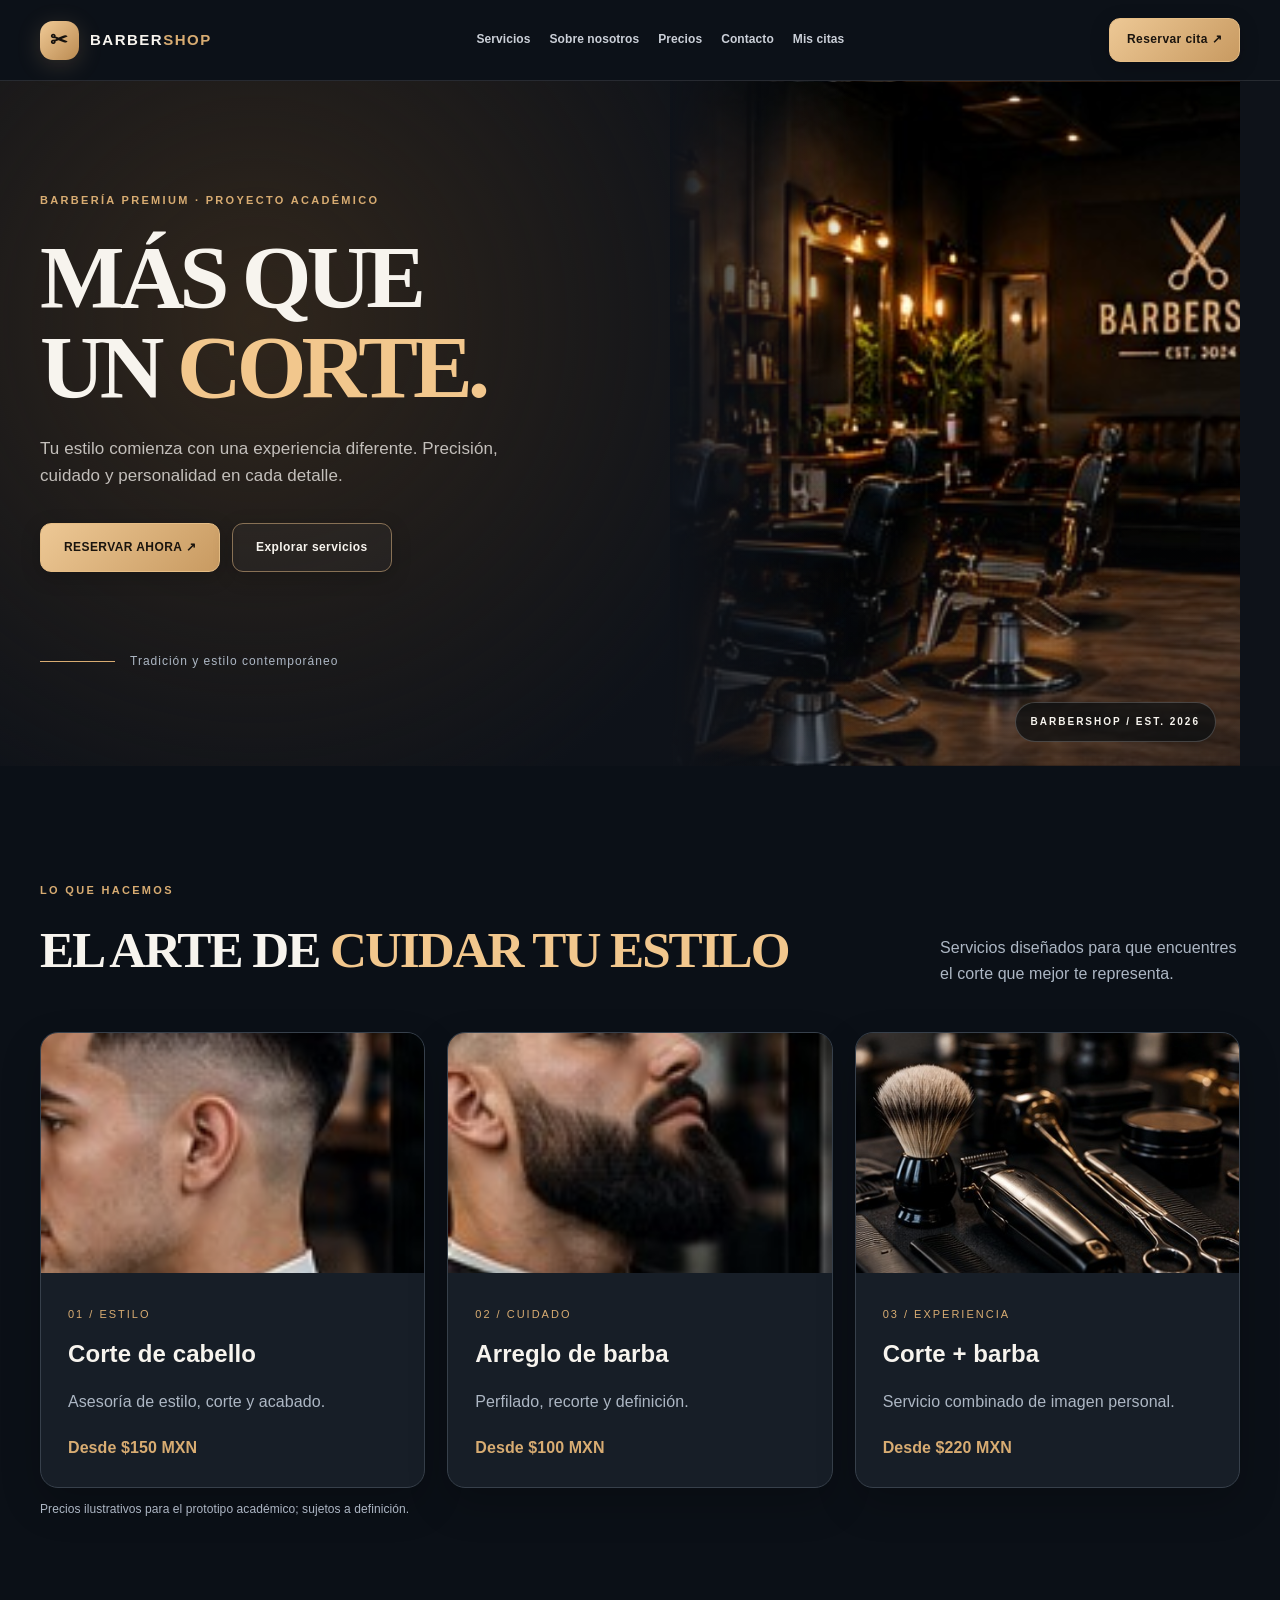
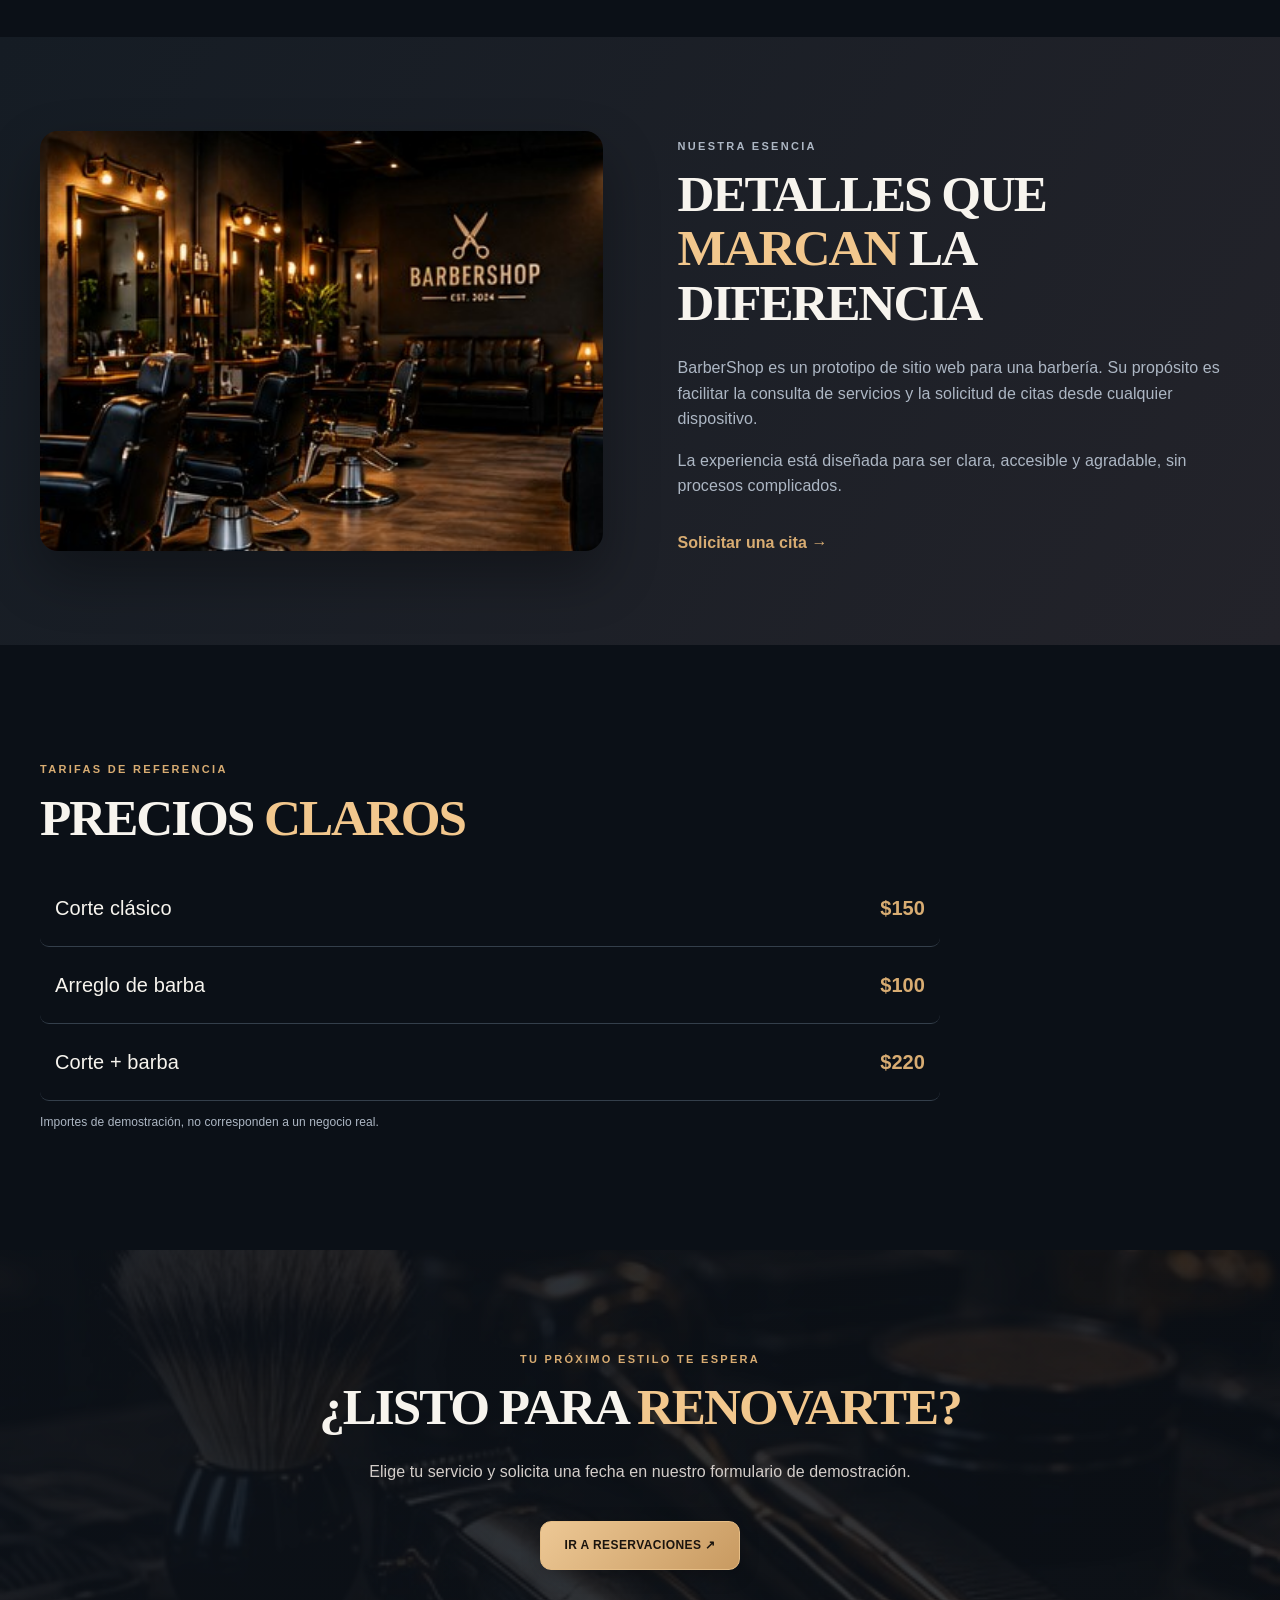
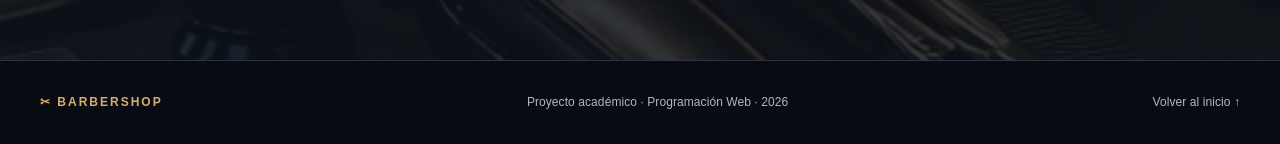
<file: index.html>
<!doctype html>
<html lang="es"><head><meta charset="utf-8"><meta name="viewport" content="width=device-width, initial-scale=1"><meta name="description" content="BarberShop, prototipo de barbería premium con servicios y solicitud de citas."><title>BarberShop | Más que un corte</title><link rel="stylesheet" href="css/estilos.css"><link rel="stylesheet" href="css/v10.css"></head>
<body><header class="header"><div class="container nav"><a class="brand" href="index.html" aria-label="BarberShop, inicio"><span class="brand-icon">✂</span><span>BARBER<span class="accent">SHOP</span></span></a><nav aria-label="Navegación principal"><a href="#servicios">Servicios</a><a href="#nosotros">Sobre nosotros</a><a href="#precios">Precios</a><a href="#contacto">Contacto</a><a href="mis-citas.html">Mis citas</a></nav><a class="button small" href="formulario.html">Reservar cita ↗</a></div></header>
<main><section class="hero" id="inicio"><div class="container hero-grid"><div class="hero-copy"><p class="eyebrow">BARBERÍA PREMIUM · PROYECTO ACADÉMICO</p><h1>MÁS QUE<br>UN <em>CORTE.</em></h1><p class="lead">Tu estilo comienza con una experiencia diferente. Precisión, cuidado y personalidad en cada detalle.</p><div class="hero-actions"><a class="button" href="formulario.html">RESERVAR AHORA ↗</a><a class="outline-button" href="#servicios">Explorar servicios</a></div><div class="hero-note"><span class="line"></span> Tradición y estilo contemporáneo</div></div><div class="hero-photo" role="img" aria-label="Interior de barbería elegante con sillones y espejos"></div></div></section>
<section class="section container" id="servicios"><p class="eyebrow">LO QUE HACEMOS</p><div class="section-heading"><h2>EL ARTE DE <em>CUIDAR TU ESTILO</em></h2><p>Servicios diseñados para que encuentres el corte que mejor te representa.</p></div><div class="service-grid"><article class="service-card"><img src="img/corte.jpg" alt="Ejemplo de corte de cabello masculino moderno"><div><span class="number">01 / ESTILO</span><h3>Corte de cabello</h3><p>Asesoría de estilo, corte y acabado.</p><strong>Desde $150 MXN</strong></div></article><article class="service-card"><img src="img/barba.jpg" alt="Ejemplo de servicio de arreglo de barba"><div><span class="number">02 / CUIDADO</span><h3>Arreglo de barba</h3><p>Perfilado, recorte y definición.</p><strong>Desde $100 MXN</strong></div></article><article class="service-card"><img src="img/herramientas.jpg" alt="Herramientas profesionales para el cuidado masculino"><div><span class="number">03 / EXPERIENCIA</span><h3>Corte + barba</h3><p>Servicio combinado de imagen personal.</p><strong>Desde $220 MXN</strong></div></article></div><p class="disclaimer">Precios ilustrativos para el prototipo académico; sujetos a definición.</p></section>
<section class="about" id="nosotros"><div class="container about-grid"><img src="img/interior.jpg" alt="Vista interior de una barbería con estaciones de trabajo"><div><p class="eyebrow">NUESTRA ESENCIA</p><h2>DETALLES QUE <em>MARCAN</em> LA DIFERENCIA</h2><p>BarberShop es un prototipo de sitio web para una barbería. Su propósito es facilitar la consulta de servicios y la solicitud de citas desde cualquier dispositivo.</p><p>La experiencia está diseñada para ser clara, accesible y agradable, sin procesos complicados.</p><a class="text-link" href="formulario.html">Solicitar una cita →</a></div></div></section>
<section class="section container" id="precios"><p class="eyebrow">TARIFAS DE REFERENCIA</p><h2>PRECIOS <em>CLAROS</em></h2><div class="price-list"><div><span>Corte clásico</span><strong>$150</strong></div><div><span>Arreglo de barba</span><strong>$100</strong></div><div><span>Corte + barba</span><strong>$220</strong></div></div><p class="disclaimer">Importes de demostración, no corresponden a un negocio real.</p></section>
<section class="cta" id="contacto"><div class="container"><p class="eyebrow">TU PRÓXIMO ESTILO TE ESPERA</p><h2>¿LISTO PARA <em>RENOVARTE?</em></h2><p>Elige tu servicio y solicita una fecha en nuestro formulario de demostración.</p><a class="button" href="formulario.html">IR A RESERVACIONES ↗</a></div></section></main>
<footer class="footer"><div class="container footer-inner"><span>✂ BARBERSHOP</span><span>Proyecto académico · Programación Web · 2026</span><a href="index.html">Volver al inicio ↑</a></div></footer></body></html>
</file>
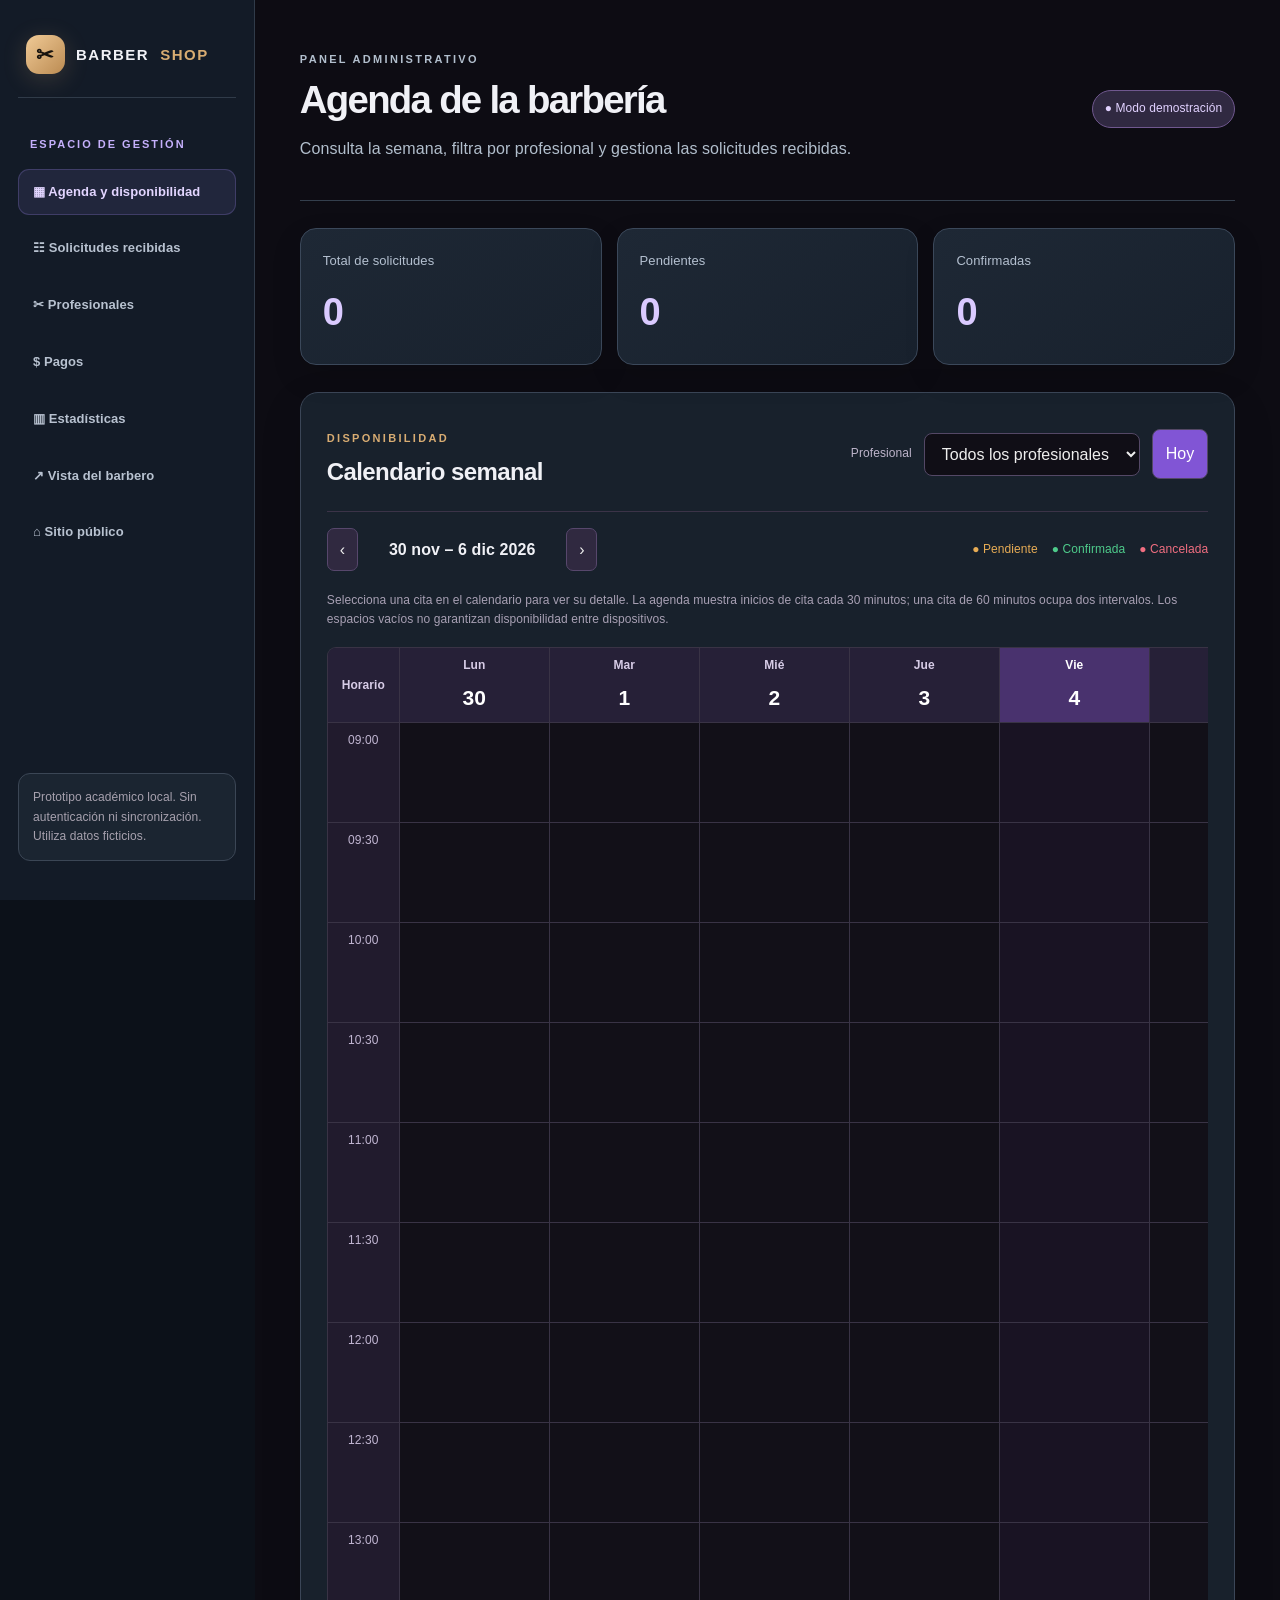
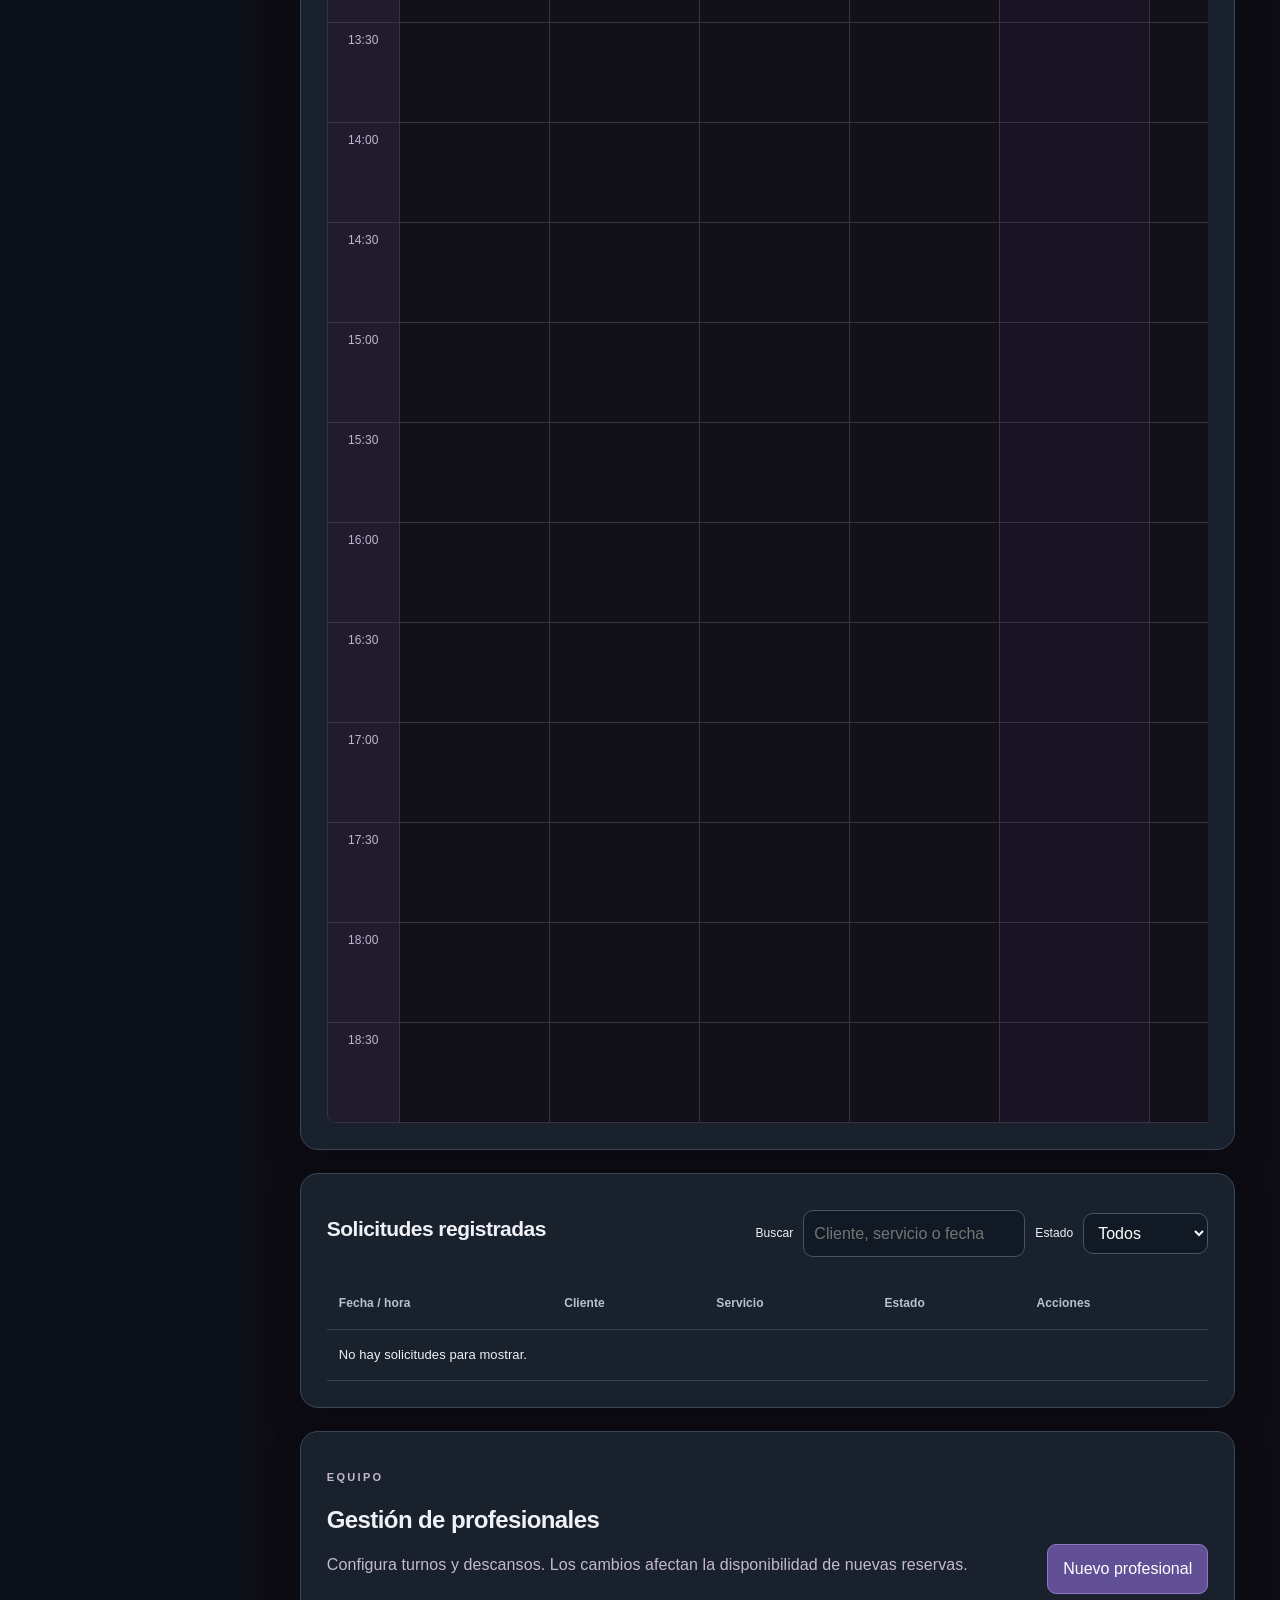
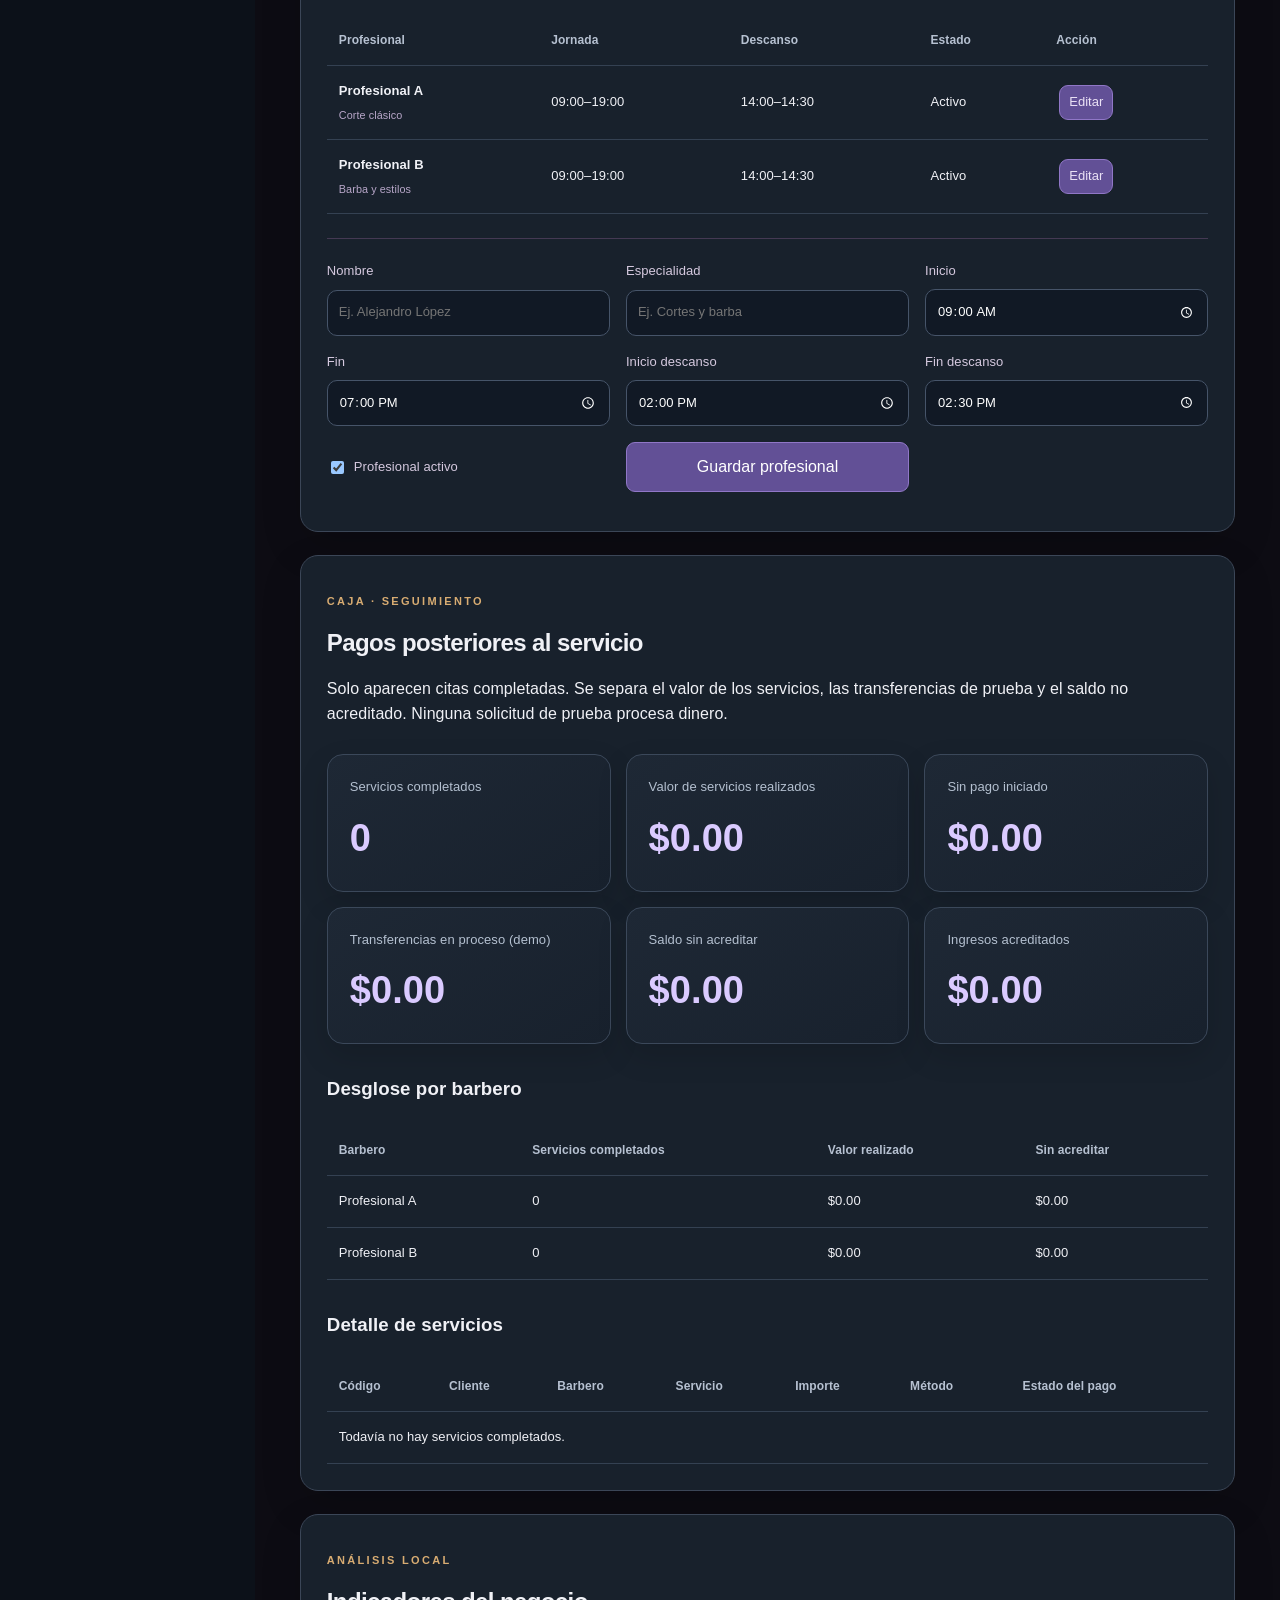
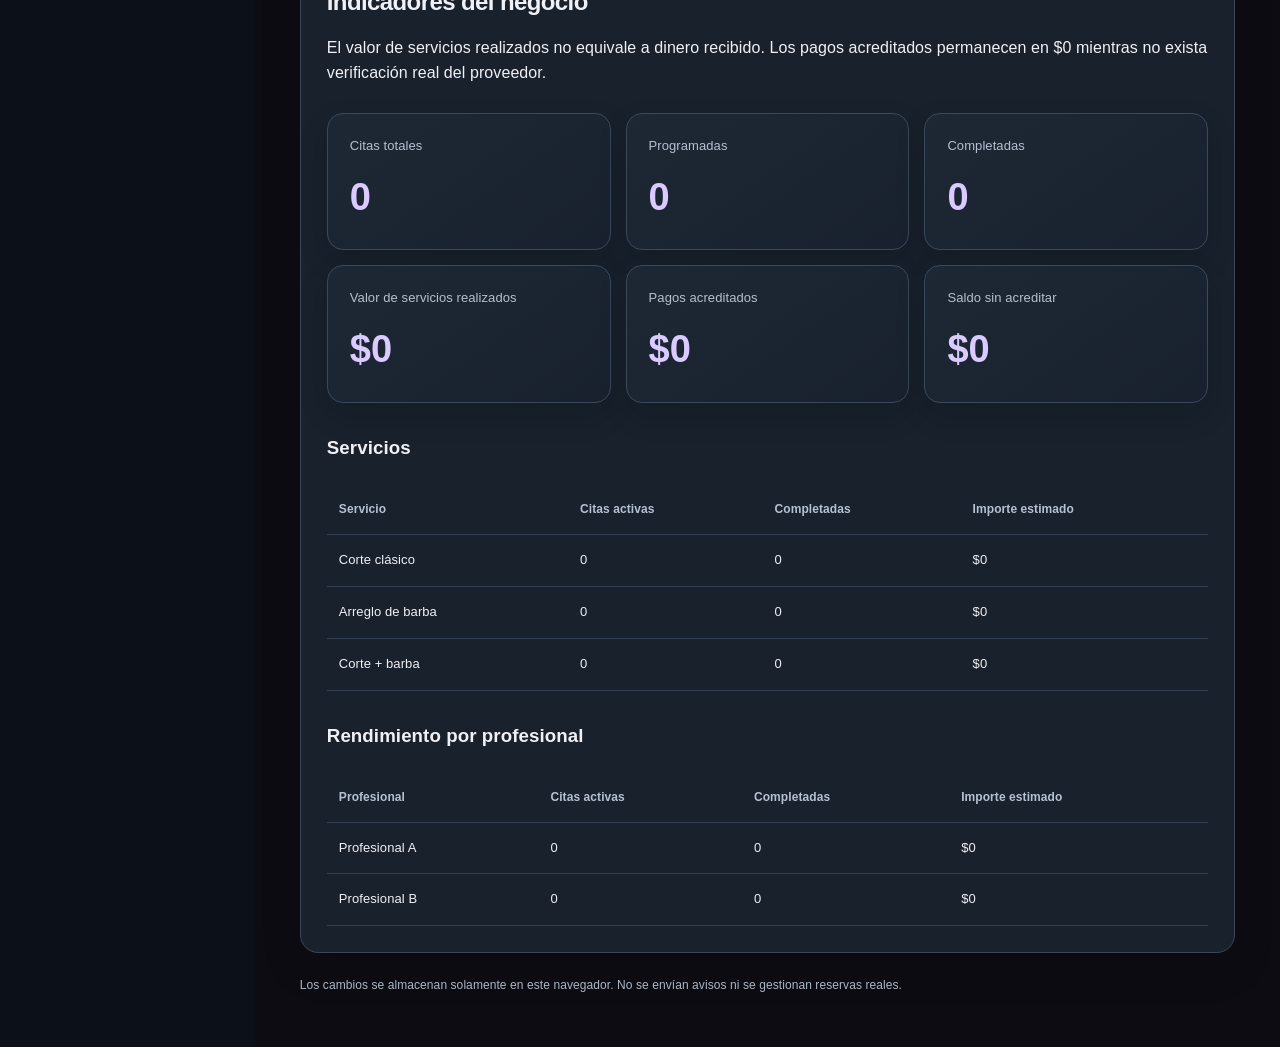
<file: admin.html>
<!doctype html><html lang="es"><head><meta charset="utf-8"><meta name="viewport" content="width=device-width,initial-scale=1"><title>Agenda administrativa | BarberShop</title><link rel="stylesheet" href="css/estilos.css"><link rel="stylesheet" href="css/panel.css"><link rel="stylesheet" href="css/v10.css"></head><body class="admin-body"><div class="admin-layout"><aside class="admin-nav"><div class="brand"><span class="brand-icon">✂</span> BARBER<span class="accent">SHOP</span></div><p class="eyebrow">ESPACIO DE GESTIÓN</p><a class="admin-active" href="#calendario">▦ Agenda y disponibilidad</a><a href="#solicitudes">☷ Solicitudes recibidas</a><a href="#barberos">✂ Profesionales</a><a href="#pagos">$ Pagos</a><a href="#estadisticas">▥ Estadísticas</a><a href="barbero.html">↗ Vista del barbero</a><a href="index.html">⌂ Sitio público</a><p class="admin-disclaimer">Prototipo académico local. Sin autenticación ni sincronización. Utiliza datos ficticios.</p></aside><main class="admin-content"><header class="admin-heading"><div><p class="eyebrow">PANEL ADMINISTRATIVO</p><h1>Agenda de la barbería</h1><p>Consulta la semana, filtra por profesional y gestiona las solicitudes recibidas.</p></div><span class="admin-demo-tag">● Modo demostración</span></header><div class="stats"><article><span>Total de solicitudes</span><strong id="total-citas">0</strong></article><article><span>Pendientes</span><strong id="pendientes">0</strong></article><article><span>Confirmadas</span><strong id="confirmadas">0</strong></article></div><section class="admin-panel calendar-panel" id="calendario"><div class="calendar-top"><div><p class="eyebrow">DISPONIBILIDAD</p><h2>Calendario semanal</h2></div><div class="calendar-top-actions"><label for="filtrar-barbero">Profesional</label><select id="filtrar-barbero"><option value="">Todos los profesionales</option></select><button type="button" id="semana-actual">Hoy</button></div></div><div class="calendar-toolbar"><div class="week-nav"><button type="button" id="semana-anterior" aria-label="Semana anterior">‹</button><strong id="semana-etiqueta"></strong><button type="button" id="semana-siguiente" aria-label="Semana siguiente">›</button></div><div class="calendar-legend"><span class="legend-pending">● Pendiente</span><span class="legend-confirmed">● Confirmada</span><span class="legend-cancelled">● Cancelada</span></div></div><p class="calendar-help">Selecciona una cita en el calendario para ver su detalle. La agenda muestra inicios de cita cada 30 minutos; una cita de 60 minutos ocupa dos intervalos. Los espacios vacíos no garantizan disponibilidad entre dispositivos.</p><div class="calendar-scroll"><div id="calendario-semanal" class="week-grid" aria-label="Calendario semanal"></div></div></section><section class="admin-panel" id="solicitudes"><div class="admin-toolbar"><h2>Solicitudes registradas</h2><div><label for="buscar-cita">Buscar</label><input id="buscar-cita" type="search" placeholder="Cliente, servicio o fecha"><label for="filtrar-estado">Estado</label><select id="filtrar-estado"><option value="">Todos</option><option>Pendiente</option><option>Confirmada</option><option>Cancelada</option></select></div></div><div class="table-wrap"><table><thead><tr><th>Fecha / hora</th><th>Cliente</th><th>Servicio</th><th>Estado</th><th>Acciones</th></tr></thead><tbody id="lista-citas"></tbody></table></div></section><section class="admin-panel" id="barberos"><div class="v9-section-head"><div><p class="eyebrow">EQUIPO</p><h2>Gestión de profesionales</h2><p>Configura turnos y descansos. Los cambios afectan la disponibilidad de nuevas reservas.</p></div><button type="button" id="v9-nuevo">Nuevo profesional</button></div><div class="table-wrap"><table><thead><tr><th>Profesional</th><th>Jornada</th><th>Descanso</th><th>Estado</th><th>Acción</th></tr></thead><tbody id="v9-lista-barberos"></tbody></table></div><form id="v9-form-barbero" class="v9-form"><input type="hidden" name="id"><label>Nombre <input name="nombre" maxlength="65" required placeholder="Ej. Alejandro López"></label><label>Especialidad <input name="especialidad" maxlength="70" required placeholder="Ej. Cortes y barba"></label><label>Inicio <input name="inicio" type="time" value="09:00" required></label><label>Fin <input name="fin" type="time" value="19:00" required></label><label>Inicio descanso <input name="descansoInicio" type="time" value="14:00" required></label><label>Fin descanso <input name="descansoFin" type="time" value="14:30" required></label><label class="v9-check"><input name="activo" type="checkbox" checked> Profesional activo</label><button type="submit" id="v9-guardar">Guardar profesional</button></form><p id="v9-aviso" role="status" class="muted"></p></section><section class="admin-panel" id="pagos"><p class="eyebrow">CAJA · SEGUIMIENTO</p><h2>Pagos posteriores al servicio</h2><p>Solo aparecen citas completadas. Se separa el valor de los servicios, las transferencias de prueba y el saldo no acreditado. Ninguna solicitud de prueba procesa dinero.</p><div class="stats" id="v12-resumen-pagos"></div><h3>Desglose por barbero</h3><div class="table-wrap"><table><thead><tr><th>Barbero</th><th>Servicios completados</th><th>Valor realizado</th><th>Sin acreditar</th></tr></thead><tbody id="v14-resumen-barberos"></tbody></table></div><h3>Detalle de servicios</h3><div class="table-wrap"><table><thead><tr><th>Código</th><th>Cliente</th><th>Barbero</th><th>Servicio</th><th>Importe</th><th>Método</th><th>Estado del pago</th></tr></thead><tbody id="v12-tabla-pagos"></tbody></table></div></section><section class="admin-panel" id="estadisticas"><p class="eyebrow">ANÁLISIS LOCAL</p><h2>Indicadores del negocio</h2><p>El valor de servicios realizados no equivale a dinero recibido. Los pagos acreditados permanecen en $0 mientras no exista verificación real del proveedor.</p><div class="stats v9-stats" id="v9-resumen"></div><h3>Servicios</h3><div class="table-wrap"><table><thead><tr><th>Servicio</th><th>Citas activas</th><th>Completadas</th><th>Importe estimado</th></tr></thead><tbody id="v9-servicios"></tbody></table></div><h3>Rendimiento por profesional</h3><div class="table-wrap"><table><thead><tr><th>Profesional</th><th>Citas activas</th><th>Completadas</th><th>Importe estimado</th></tr></thead><tbody id="v9-rendimiento"></tbody></table></div></section><p class="disclaimer">Los cambios se almacenan solamente en este navegador. No se envían avisos ni se gestionan reservas reales.</p></main></div><dialog id="detalle-cita" class="appointment-dialog" aria-labelledby="detalle-titulo"><div class="dialog-head"><h2 id="detalle-titulo">Detalle de solicitud</h2><button type="button" id="cerrar-detalle" aria-label="Cerrar detalle">✕</button></div><div id="detalle-contenido"></div><div class="dialog-actions"><button type="button" id="detalle-confirmar">Confirmar</button><button type="button" id="detalle-cancelar">Cancelar solicitud</button></div></dialog><script src="js/reservas.js" defer></script><script src="js/gestion-v9.js" defer></script><script src="js/pagos-v12.js" defer></script></body></html>
</file>
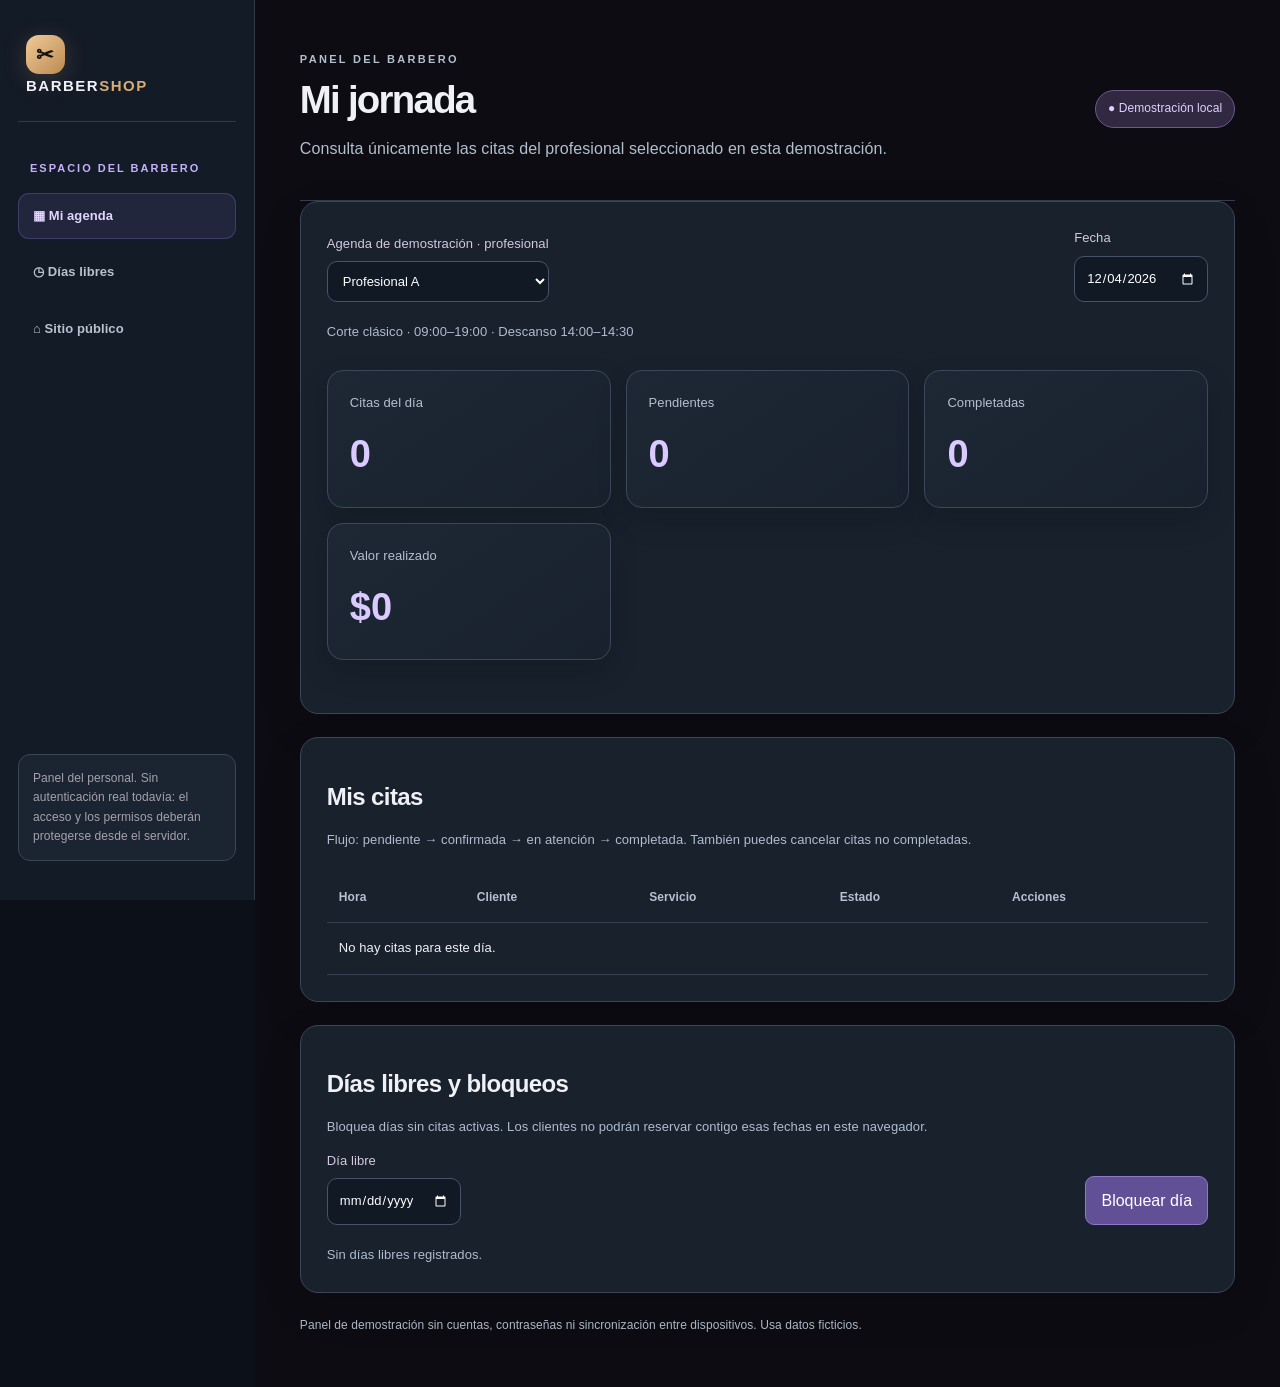
<file: barbero.html>
<!doctype html><html lang="es"><head><meta charset="utf-8"><meta name="viewport" content="width=device-width,initial-scale=1"><title>Mi agenda | BarberShop</title><link rel="stylesheet" href="css/estilos.css"><link rel="stylesheet" href="css/panel.css"><link rel="stylesheet" href="css/v10.css"></head><body class="admin-body"><div class="admin-layout"><aside class="admin-nav"><a class="brand" href="index.html"><span class="brand-icon">✂</span> BARBER<span class="accent">SHOP</span></a><p class="eyebrow">ESPACIO DEL BARBERO</p><a class="admin-active" href="#mis-citas">▦ Mi agenda</a><a href="#disponibilidad">◷ Días libres</a><a href="index.html">⌂ Sitio público</a><p class="admin-disclaimer">Panel del personal. Sin autenticación real todavía: el acceso y los permisos deberán protegerse desde el servidor.</p></aside><main class="admin-content"><header class="admin-heading"><div><p class="eyebrow">PANEL DEL BARBERO</p><h1>Mi jornada</h1><p>Consulta únicamente las citas del profesional seleccionado en esta demostración.</p></div><span class="admin-demo-tag">● Demostración local</span></header><section class="admin-panel"><div class="v9-section-head"><label>Agenda de demostración · profesional <select id="v9-mi-barbero"></select></label><label>Fecha <input type="date" id="v9-fecha"></label></div><p class="muted" id="v9-perfil"></p><div class="stats v9-stats" id="v9-mis-stats"></div></section><section class="admin-panel" id="mis-citas"><h2>Mis citas</h2><p class="muted">Flujo: pendiente → confirmada → en atención → completada. También puedes cancelar citas no completadas.</p><div class="table-wrap"><table><thead><tr><th>Hora</th><th>Cliente</th><th>Servicio</th><th>Estado</th><th>Acciones</th></tr></thead><tbody id="v9-mis-citas"></tbody></table></div></section><section class="admin-panel" id="disponibilidad"><h2>Días libres y bloqueos</h2><p class="muted">Bloquea días sin citas activas. Los clientes no podrán reservar contigo esas fechas en este navegador.</p><div class="v9-section-head"><label>Día libre <input id="v9-dia-libre" type="date"></label><button type="button" id="v9-agregar-libre">Bloquear día</button></div><div id="v9-dias-libres" class="v9-chips"></div></section><p class="disclaimer">Panel de demostración sin cuentas, contraseñas ni sincronización entre dispositivos. Usa datos ficticios.</p></main></div><script src="js/reservas.js" defer></script><script src="js/gestion-v9.js" defer></script></body></html>
</file>
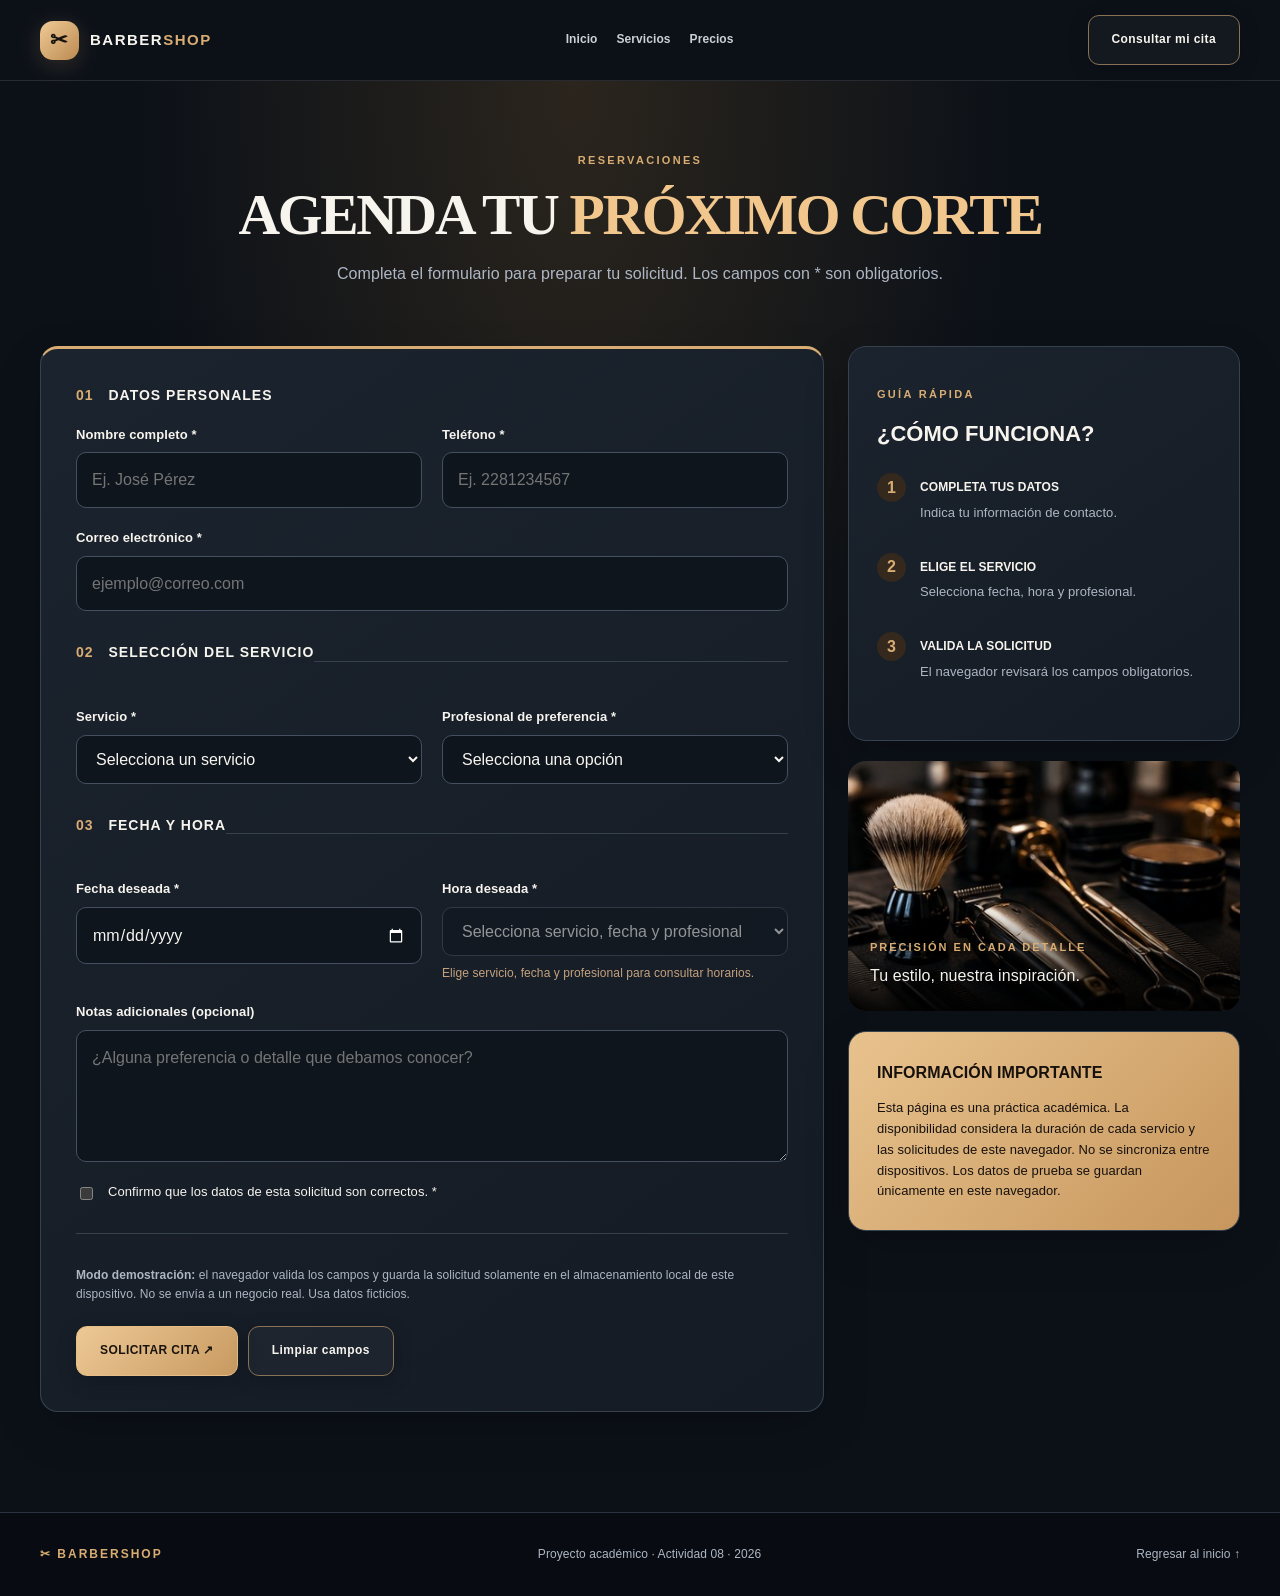
<file: formulario.html>
<!doctype html><html lang="es"><head><meta charset="utf-8"><meta name="viewport" content="width=device-width, initial-scale=1"><meta name="description" content="Formulario HTML de solicitud de citas para BarberShop."><title>Reservar cita | BarberShop</title><link rel="stylesheet" href="css/estilos.css"><link rel="stylesheet" href="css/v10.css"></head><body>
<header class="header"><div class="container nav"><a class="brand" href="index.html"><span class="brand-icon">✂</span><span>BARBER<span class="accent">SHOP</span></span></a><nav aria-label="Navegación principal"><a href="index.html">Inicio</a><a href="index.html#servicios">Servicios</a><a href="index.html#precios">Precios</a></nav><a class="outline-button" href="mis-citas.html">Consultar mi cita</a></div></header>
<main class="booking-main"><div class="container"><div class="booking-title"><p class="eyebrow">RESERVACIONES</p><h1>AGENDA TU <em>PRÓXIMO CORTE</em></h1><p>Completa el formulario para preparar tu solicitud. Los campos con * son obligatorios.</p></div><div class="booking-layout"><form class="booking-card" id="form-reserva" action="#" method="get"><fieldset><legend><span class="legend-icon">01</span> DATOS PERSONALES</legend><div class="field-grid"><div class="field"><label for="nombre">Nombre completo *</label><input id="nombre" name="nombre" type="text" autocomplete="name" minlength="3" maxlength="80" placeholder="Ej. José Pérez" required></div><div class="field"><label for="telefono">Teléfono *</label><input id="telefono" name="telefono" type="tel" autocomplete="tel" inputmode="numeric" pattern="[0-9]{10}" title="Escribe exactamente 10 dígitos" placeholder="Ej. 2281234567" required></div><div class="field full"><label for="correo">Correo electrónico *</label><input id="correo" name="correo" type="email" autocomplete="email" placeholder="ejemplo@correo.com" required></div></div></fieldset>
<fieldset><legend><span class="legend-icon">02</span> SELECCIÓN DEL SERVICIO</legend><div class="field-grid"><div class="field"><label for="servicio">Servicio *</label><select id="servicio" name="servicio" required><option value="">Selecciona un servicio</option><option value="corte">Corte clásico — $150</option><option value="barba">Arreglo de barba — $100</option><option value="combo">Corte + barba — $220</option></select></div><div class="field"><label for="barbero">Profesional de preferencia *</label><select id="barbero" name="barbero" required><option value="">Selecciona una opción</option><option value="cualquiera">Cualquier profesional disponible</option><option value="profesional-a">Profesional A (demostración)</option><option value="profesional-b">Profesional B (demostración)</option></select></div></div></fieldset>
<fieldset><legend><span class="legend-icon">03</span> FECHA Y HORA</legend><div class="field-grid"><div class="field"><label for="fecha">Fecha deseada *</label><input id="fecha" name="fecha" type="date" required></div><div class="field"><label for="hora">Hora deseada *</label><select id="hora" name="hora" required disabled><option value="">Selecciona primero fecha y profesional</option></select><small id="disponibilidad-mensaje" class="availability-note" role="status">Horarios disponibles según duración del servicio y profesional.</small></div><div class="field full"><label for="comentarios">Notas adicionales (opcional)</label><textarea id="comentarios" name="comentarios" maxlength="400" rows="4" placeholder="¿Alguna preferencia o detalle que debamos conocer?"></textarea></div><div class="field full check-field"><input id="acepto" name="acepto" type="checkbox" required><label for="acepto">Confirmo que los datos de esta solicitud son correctos. *</label></div></div></fieldset>
<p id="resultado-reserva" class="demo-success" role="status" hidden></p><div class="form-bottom"><p class="form-notice"><strong>Modo demostración:</strong> el navegador valida los campos y guarda la solicitud solamente en el almacenamiento local de este dispositivo. No se envía a un negocio real. Usa datos ficticios.</p><div class="form-actions"><button class="button" type="submit">SOLICITAR CITA ↗</button><button class="outline-button" type="reset">Limpiar campos</button></div></div></form>
<aside class="booking-sidebar"><div class="aside-panel"><p class="eyebrow">GUÍA RÁPIDA</p><h2>¿CÓMO FUNCIONA?</h2><ol class="steps"><li><span>1</span><div><strong>COMPLETA TUS DATOS</strong><p>Indica tu información de contacto.</p></div></li><li><span>2</span><div><strong>ELIGE EL SERVICIO</strong><p>Selecciona fecha, hora y profesional.</p></div></li><li><span>3</span><div><strong>VALIDA LA SOLICITUD</strong><p>El navegador revisará los campos obligatorios.</p></div></li></ol></div><div class="aside-photo"><img src="img/herramientas.jpg" alt="Herramientas de barbería dispuestas sobre una mesa"><div><span>PRECISIÓN EN CADA DETALLE</span><p>Tu estilo, nuestra inspiración.</p></div></div><div class="aside-info"><strong>INFORMACIÓN IMPORTANTE</strong><p>Esta página es una práctica académica. La disponibilidad considera la duración de cada servicio y las solicitudes de este navegador. No se sincroniza entre dispositivos. Los datos de prueba se guardan únicamente en este navegador.</p></div></aside></div></div></main>
<footer class="footer"><div class="container footer-inner"><span>✂ BARBERSHOP</span><span>Proyecto académico · Actividad 08 · 2026</span><a href="index.html">Regresar al inicio ↑</a></div></footer><script src="js/reservas.js" defer></script></body></html>
</file>
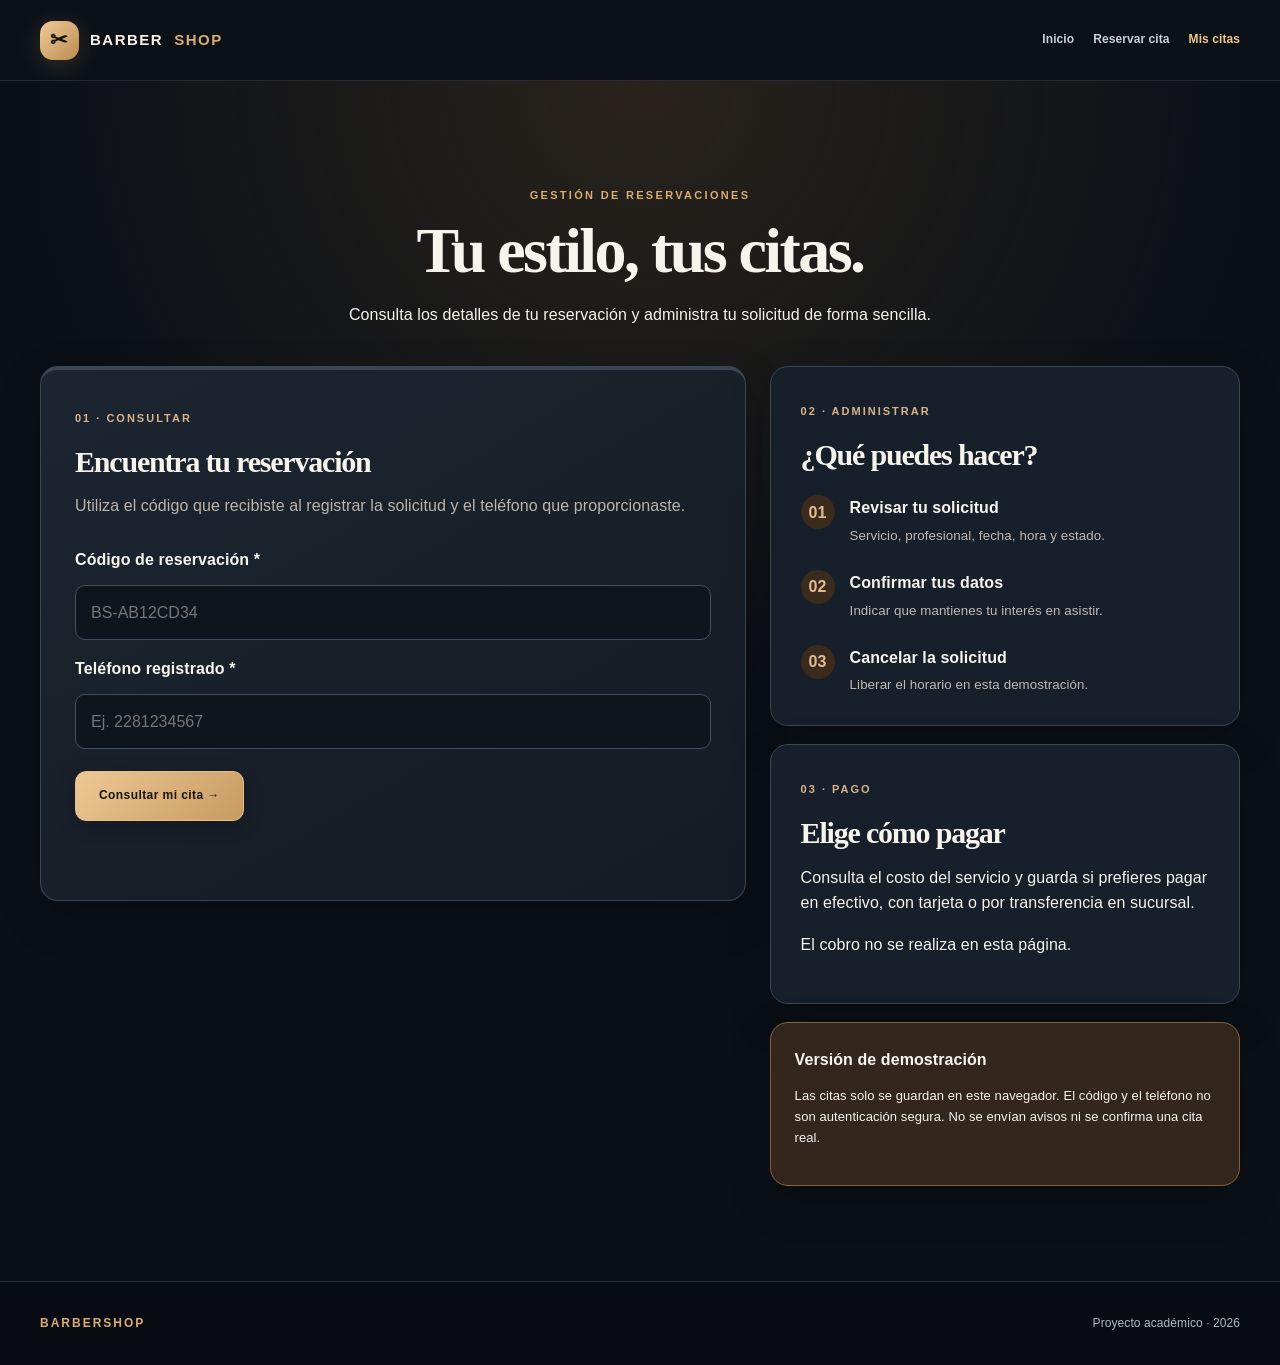
<file: mis-citas.html>
<!doctype html>
<html lang="es"><head><meta charset="utf-8"><meta name="viewport" content="width=device-width,initial-scale=1"><title>Mis citas | BarberShop</title><link rel="stylesheet" href="css/estilos.css"><link rel="stylesheet" href="css/panel.css"><link rel="stylesheet" href="css/v10.css"><link rel="stylesheet" href="css/v11-pagos.css"></head>
<body><header class="header"><div class="container nav"><a class="brand" href="index.html"><span class="brand-icon">✂</span> BARBER<span class="accent">SHOP</span></a><nav aria-label="Navegación"><a href="index.html">Inicio</a><a href="formulario.html">Reservar cita</a><a href="mis-citas.html" aria-current="page">Mis citas</a></nav></div></header>
<main class="client-main container"><div class="client-heading"><p class="eyebrow">GESTIÓN DE RESERVACIONES</p><h1>Tu estilo, tus citas.</h1><p>Consulta los detalles de tu reservación y administra tu solicitud de forma sencilla.</p></div>
<div class="client-layout"><section class="client-card client-search" aria-labelledby="buscar-titulo"><span class="step-pill">01 · CONSULTAR</span><h2 id="buscar-titulo">Encuentra tu reservación</h2><p>Utiliza el código que recibiste al registrar la solicitud y el teléfono que proporcionaste.</p>
<form id="consulta-form"><label for="codigo-cita">Código de reservación *</label><input id="codigo-cita" name="codigo" required autocomplete="off" maxlength="30" placeholder="BS-AB12CD34"><label for="telefono-cita">Teléfono registrado *</label><input id="telefono-cita" name="telefono" type="tel" inputmode="tel" required autocomplete="tel" maxlength="20" placeholder="Ej. 2281234567"><button class="button client-submit" type="submit">Consultar mi cita →</button></form><p id="consulta-mensaje" role="status" aria-live="polite"></p>
<div id="resultado-consulta" hidden></div></section>
<aside class="client-side"><div class="client-info"><span class="step-pill">02 · ADMINISTRAR</span><h2>¿Qué puedes hacer?</h2><div class="client-guide"><div><b>01</b><span><strong>Revisar tu solicitud</strong><small>Servicio, profesional, fecha, hora y estado.</small></span></div><div><b>02</b><span><strong>Confirmar tus datos</strong><small>Indicar que mantienes tu interés en asistir.</small></span></div><div><b>03</b><span><strong>Cancelar la solicitud</strong><small>Liberar el horario en esta demostración.</small></span></div></div></div><div class="client-info"><span class="step-pill">03 · PAGO</span><h2>Elige cómo pagar</h2><p>Consulta el costo del servicio y guarda si prefieres pagar en efectivo, con tarjeta o por transferencia en sucursal.</p><p>El cobro no se realiza en esta página.</p></div><div class="client-warning"><strong>Versión de demostración</strong><p>Las citas solo se guardan en este navegador. El código y el teléfono no son autenticación segura. No se envían avisos ni se confirma una cita real.</p></div></aside></div>
</main><footer class="footer"><div class="container footer-inner"><span>BARBERSHOP</span><span>Proyecto académico · 2026</span></div></footer><script src="js/reservas.js" defer></script></body></html>
</file>
<file: css/estilos.css>
:root{--bg:#101010;--surface:#1c1c1c;--surface2:#242424;--gold:#c5a27d;--gold2:#dfbb90;--text:#f5f1eb;--muted:#a6a3a0;--border:#34312e}*{box-sizing:border-box}html{scroll-behavior:smooth}body{margin:0;background:var(--bg);color:var(--text);font:16px/1.6 'Segoe UI',Arial,sans-serif}a{color:inherit;text-decoration:none}img{max-width:100%;display:block}button,input,select,textarea{font:inherit}.container{width:min(1160px,calc(100% - 48px));margin:auto}.header{background:#121212ed;border-bottom:1px solid #ffffff20;position:relative;z-index:5}.nav{min-height:84px;display:flex;align-items:center;justify-content:space-between;gap:22px}.brand{font-weight:800;letter-spacing:2px;display:flex;align-items:center;gap:11px}.brand-icon{width:39px;height:39px;display:grid;place-items:center;background:var(--gold);color:#171411;border-radius:50%;font-size:21px}.accent,.eyebrow{color:var(--gold)}nav{display:flex;gap:29px;align-items:center}nav a{font-size:14px;color:#ddd}nav a:hover,.text-link:hover{color:var(--gold2)}.button,.outline-button{border:1px solid var(--gold);padding:14px 23px;display:inline-flex;justify-content:center;align-items:center;gap:8px;font-size:12px;font-weight:800;letter-spacing:1px;cursor:pointer;transition:transform .15s,background .15s}.button{background:var(--gold);color:#15110f}.button:hover{background:var(--gold2);transform:translateY(-2px)}.outline-button{background:transparent;color:var(--text)}.outline-button:hover{background:#c5a27d20}.small{padding:11px 17px}.hero{background:#141414}.hero-grid{min-height:640px;display:grid;grid-template-columns:1fr 1fr}.hero-copy{padding:100px 35px 65px 0;align-self:center}.eyebrow{font-size:12px;font-weight:750;letter-spacing:4px}.hero h1,h1,h2{font-family:Georgia,'Times New Roman',serif;line-height:1.06;letter-spacing:-1px}.hero h1{font-size:clamp(55px,6.4vw,99px);margin:22px 0}.hero h1 em,h2 em,.booking-title h1 em{font-style:normal;color:var(--gold)}.lead{max-width:480px;color:#c3bfbb;font-size:17px}.hero-actions{display:flex;gap:12px;flex-wrap:wrap;margin-top:34px}.hero-note{display:flex;align-items:center;gap:15px;color:var(--muted);font-size:12px;letter-spacing:1px;margin-top:80px}.line{width:75px;height:1px;background:var(--gold)}.hero-photo{background:linear-gradient(90deg,#141414 0%,#14141400 35%),url('../img/interior.jpg') center/cover;min-height:560px}.section{padding-top:100px;padding-bottom:100px}.section h2,.about h2,.cta h2{font-size:clamp(35px,4vw,57px);margin:12px 0 25px}.section-heading{display:flex;justify-content:space-between;align-items:end;gap:20px}.section-heading p{color:var(--muted);max-width:300px}.service-grid{display:grid;grid-template-columns:repeat(3,1fr);gap:20px;margin-top:30px}.service-card{background:var(--surface);border:1px solid var(--border);overflow:hidden}.service-card img{width:100%;height:220px;object-fit:cover}.service-card>div{padding:24px}.number{font-size:11px;letter-spacing:2px;color:var(--gold)}.service-card h3{font-size:24px;margin:9px 0}.service-card p,.about p{color:var(--muted)}.service-card strong{color:var(--gold);display:block;margin-top:20px}.disclaimer{color:var(--muted);font-size:12px}.about{background:#1b1a19;padding:90px 0}.about-grid{display:grid;grid-template-columns:1fr 1fr;gap:75px;align-items:center}.about-grid>img{height:420px;width:100%;object-fit:cover}.text-link{display:inline-block;color:var(--gold);font-weight:700;margin-top:15px}.price-list{max-width:900px}.price-list>div{border-bottom:1px solid var(--border);padding:22px 4px;display:flex;justify-content:space-between;gap:20px;font-size:20px}.price-list strong{color:var(--gold)}.cta{text-align:center;padding:90px 0;background:linear-gradient(#111b,#111e),url('../img/herramientas.jpg') center/cover}.cta p:not(.eyebrow){color:#d4ceca}.cta .button{margin-top:20px}.footer{border-top:1px solid var(--border);background:#0b0b0b}.footer-inner{padding:32px 0;display:flex;justify-content:space-between;gap:20px;flex-wrap:wrap;font-size:12px;color:var(--muted)}.footer-inner span:first-child{color:var(--gold);font-weight:800;letter-spacing:2px}.booking-main{padding:60px 0 100px;background:radial-gradient(circle at 50% 0,#2b231d 0,#111 38%)}.booking-title{text-align:center;margin:0 auto 60px;max-width:820px}.booking-title h1{font-size:clamp(37px,4.5vw,65px);margin:14px 0}.booking-title>p:last-child{color:var(--muted)}.booking-layout{display:grid;grid-template-columns:minmax(0,1.7fr) minmax(260px,.85fr);gap:24px;align-items:start}.booking-card,.aside-panel,.aside-info{background:var(--surface);border:1px solid var(--border);border-radius:10px}.booking-card{border-top:4px solid var(--gold);padding:28px 30px}fieldset{border:0;padding:0;margin:0 0 30px}fieldset+fieldset{border-top:1px solid var(--border);padding-top:25px}legend{font-size:14px;font-weight:800;letter-spacing:1px;padding:0 0 18px}.legend-icon{color:var(--gold);margin-right:10px}.field-grid{display:grid;grid-template-columns:repeat(2,minmax(0,1fr));gap:20px}.field{min-width:0}.field.full{grid-column:1/-1}.field label{display:block;font-size:13px;font-weight:650;margin-bottom:7px}.field input:not([type=checkbox]),.field select,.field textarea{display:block;width:100%;background:#111;border:1px solid #3a3835;border-radius:5px;color:#f6f1eb;padding:13px 14px;outline:none}.field input:focus,.field select:focus,.field textarea:focus{border-color:var(--gold);box-shadow:0 0 0 2px #c5a27d33}.field textarea{resize:vertical}.check-field{display:flex;align-items:flex-start;gap:12px}.check-field input{margin-top:5px;accent-color:var(--gold)}.check-field label{margin:0;font-weight:400}.form-bottom{border-top:1px solid var(--border);padding-top:20px}.form-notice{font-size:12px;color:var(--muted)}.form-actions{display:flex;gap:10px;flex-wrap:wrap;margin-top:22px}.booking-sidebar{display:grid;gap:20px}.aside-panel,.aside-info{padding:28px}.aside-panel h2{font-family:'Segoe UI',Arial,sans-serif;font-size:22px;letter-spacing:0}.steps{list-style:none;margin:28px 0 0;padding:0}.steps li{display:flex;gap:14px;margin-bottom:25px}.steps li>span{flex:none;display:grid;place-items:center;width:29px;height:29px;border-radius:50%;background:#35291d;color:var(--gold);font-weight:800}.steps strong{font-size:12px}.steps p{font-size:13px;color:var(--muted);margin:4px 0}.aside-photo{position:relative;overflow:hidden;border-radius:9px}.aside-photo img{width:100%;height:250px;object-fit:cover}.aside-photo>div{position:absolute;bottom:0;left:0;right:0;padding:30px 22px 18px;background:linear-gradient(transparent,#000e)}.aside-photo span{color:var(--gold);font-weight:800;font-size:11px;letter-spacing:2px}.aside-photo p{margin:4px 0}.aside-info{background:#c5a27d;color:#19130d}.aside-info p{font-size:13px;margin-bottom:0}@media(max-width:900px){.nav{flex-wrap:wrap;padding:15px 0}.nav nav{order:3;width:100%;justify-content:center;flex-wrap:wrap;gap:18px}.hero-grid{grid-template-columns:1fr}.hero-copy{padding:70px 0}.hero-photo{min-height:350px}.booking-layout,.about-grid{grid-template-columns:1fr}.service-grid{grid-template-columns:repeat(2,1fr)}}@media(max-width:600px){.container{width:min(100% - 30px,1160px)}.brand{font-size:13px}.nav>.button{font-size:10px}.hero h1{font-size:56px}.hero-note{margin-top:45px}.section{padding-top:65px;padding-bottom:65px}.section-heading{display:block}.service-grid,.field-grid{grid-template-columns:1fr}.field.full{grid-column:auto}.booking-card{padding:20px 17px}.booking-main{padding-top:45px}.booking-title{margin-bottom:35px}.about{padding:65px 0}.about-grid{gap:30px}.about-grid>img{height:290px}.footer-inner{flex-direction:column}}

/* Versión 3: panel de gestión local */
.demo-success{padding:16px;border:1px solid #779a75;background:#1e3824;color:#e7ffe4;border-radius:6px}.admin-body{background:#101014}.admin-layout{min-height:100vh;display:grid;grid-template-columns:245px minmax(0,1fr)}.admin-nav{background:#191721;border-right:1px solid #36313e;padding:28px 20px;display:flex;flex-direction:column;gap:16px}.admin-nav>.eyebrow{margin:35px 0 6px;letter-spacing:2px}.admin-nav>a:not(.brand){padding:12px;border-radius:8px;color:#d2cedb}.admin-nav>a.admin-active,.admin-nav>a:not(.brand):hover{background:#4c356c;color:#fff}.admin-disclaimer{margin-top:auto;color:#a7a1ae;font-size:12px}.admin-content{padding:45px clamp(20px,4vw,70px)}.admin-heading{display:flex;align-items:center;justify-content:space-between;gap:20px;flex-wrap:wrap}.admin-heading h1{font-size:44px;margin:5px 0}.admin-heading p{color:#aaa5b4}.stats{display:grid;grid-template-columns:repeat(3,minmax(0,1fr));gap:18px;margin:35px 0}.stats article{background:#24212d;border:1px solid #393440;padding:23px;border-radius:12px}.stats span{display:block;color:#b6b0bf;font-size:13px}.stats strong{display:block;font-size:38px;margin-top:10px;color:#dfc2ff}.admin-panel{background:#211e28;border:1px solid #393440;border-radius:12px;padding:25px}.admin-toolbar{display:flex;align-items:end;justify-content:space-between;flex-wrap:wrap;gap:20px}.admin-toolbar h2{font-family:inherit;font-size:21px}.admin-toolbar>div{display:flex;gap:10px;align-items:center;flex-wrap:wrap}.admin-toolbar label{font-size:12px}.admin-toolbar input,.admin-toolbar select{background:#15131b;color:#fff;border:1px solid #51485d;border-radius:6px;padding:10px}.table-wrap{overflow-x:auto;margin-top:22px}.admin-panel table{width:100%;border-collapse:collapse;min-width:750px;text-align:left}.admin-panel th,.admin-panel td{padding:15px 12px;border-bottom:1px solid #393440}.admin-panel th{font-size:12px;color:#b6b0bf}.admin-panel td{font-size:13px}.admin-panel td small{display:block;color:#a9a1b3;margin-top:4px}.admin-panel td button{background:#342c43;color:#eae1f5;border:1px solid #564a69;border-radius:5px;padding:6px 9px;cursor:pointer;margin:3px}.admin-panel td button:hover{background:#594572}.estado{padding:5px 9px;border-radius:20px;background:#4a3d23;color:#f9d88d}.estado-confirmada{background:#203e33;color:#a4e4c0}.estado-cancelada{background:#492b37;color:#ffc0d0}@media(max-width:760px){.admin-layout{grid-template-columns:1fr}.admin-nav{gap:8px}.admin-nav>.eyebrow{margin:10px 0}.admin-disclaimer{margin-top:8px}.stats{grid-template-columns:1fr}.admin-content{padding:25px 15px}}

/* Disponibilidad de reservaciones V6 */
.availability-note{display:block;color:#c5a27d;font-size:12px;line-height:1.5;margin-top:8px}.field select:disabled{opacity:.55;cursor:not-allowed}.field select option:disabled{color:#999}.field select:focus-visible{outline:2px solid #c5a27d;outline-offset:2px}
</file>
<file: css/v10.css>
/* BarberShop V10 — capa de rediseño integral, conserva la lógica V9 */
:root{--bg:#0b1017;--surface:#171e27;--surface2:#202936;--gold:#d8ac72;--gold2:#f2c78d;--text:#f7f4ee;--muted:#adb7c4;--border:#36414d;color-scheme:dark}
body{background:var(--bg);color:var(--text);font-family:Inter,"Segoe UI",Arial,sans-serif;letter-spacing:.005em}
::selection{background:#d8ac7266;color:white}
:focus-visible{outline:2px solid var(--gold2)!important;outline-offset:3px}
a,button,input,select,textarea{transition:background .2s,border-color .2s,box-shadow .2s,transform .2s}
.container{width:min(1200px,calc(100% - 56px))}
.header{position:sticky;top:0;z-index:50;background:#0d1219ee;border-bottom:1px solid #ffffff1c;backdrop-filter:blur(18px)}
.nav{min-height:80px;gap:16px}
.brand{letter-spacing:1.5px;font-size:15px}
.brand-icon{background:linear-gradient(135deg,#f0ca96,#bb8b52);color:#16120e;border-radius:13px;box-shadow:0 5px 24px #d8ac7233}
.nav nav{gap:19px}
.nav nav a{font-size:12px;font-weight:650;color:#cbd0d8}
.nav nav a:hover,.nav nav a[aria-current=page]{color:var(--gold2)}
.button,.outline-button{border-radius:11px;font-weight:800;letter-spacing:.035em;box-shadow:0 5px 20px #0003}
.button{background:linear-gradient(135deg,#edc895,#c89a61);border-color:#e6bd85;color:#1a140e}
.button:hover{background:linear-gradient(135deg,#f8d8ac,#e0b07a);box-shadow:0 10px 30px #d8ac7233}
.outline-button{border-color:#887155;background:#ffffff08}
.outline-button:hover{background:#d8ac721a}
.eyebrow{font-size:11px;letter-spacing:.21em;font-weight:800}
h1,h2{letter-spacing:-.04em}
.hero{background:radial-gradient(circle at 20% 35%,#30261c,transparent 48%),#0e1219}
.hero-grid{min-height:670px;grid-template-columns:1.05fr .95fr}
.hero-copy{padding:100px 34px 95px 0}
.hero h1{font-size:clamp(62px,7vw,108px);letter-spacing:-.055em;line-height:1.01}
.hero h1 em,h2 em,.booking-title h1 em{color:var(--gold2)}
.hero-photo{min-height:620px;position:relative;background:linear-gradient(90deg,#0e1219,transparent 32%),linear-gradient(0deg,#0e121988,transparent 42%),url('../img/interior.jpg') center/cover}
.hero-photo:after{content:"BARBERSHOP / EST. 2026";position:absolute;right:24px;bottom:24px;padding:11px 15px;border-radius:50px;border:1px solid #ffffff33;background:#0b0e11b8;font-size:10px;letter-spacing:.2em;font-weight:800}
.section{padding-top:105px;padding-bottom:105px}
.service-grid{gap:22px}
.service-card{border-radius:18px;background:#171e27;border:1px solid #37404b;box-shadow:0 16px 40px #0003;transition:transform .2s,border-color .2s}
.service-card:hover{transform:translateY(-6px);border-color:#94734d}
.service-card img{height:240px;filter:saturate(.8)}
.service-card>div{padding:27px}
.about{background:linear-gradient(120deg,#151c24,#23232a)}
.about-grid>img{border-radius:18px;box-shadow:0 25px 55px #0005}
.price-list>div{border-color:#343f4b;border-radius:9px;padding-left:15px;padding-right:15px}
.price-list>div:hover{background:#d8ac7210}
.cta{background:linear-gradient(110deg,#0d1219e8,#0d1219cf),url('../img/herramientas.jpg') center/cover}
.footer{background:#080c12;border-color:#2a333f}
.booking-main{background:radial-gradient(ellipse at 45% 0%,#2b251d,transparent 44%),#0c1118}
.booking-card,.aside-panel,.aside-info{background:linear-gradient(145deg,#1b232e,#141b24);border:1px solid #37424f;border-radius:18px;box-shadow:0 18px 45px #0003}
.booking-card{border-top:3px solid var(--gold);padding:35px}
.field input:not([type=checkbox]),.field select,.field textarea,.client-search form input{background:#0e151d;border:1px solid #445060;border-radius:10px;color:#f8f5f0;padding:14px 15px}
.field input:focus,.field select:focus,.field textarea:focus{border-color:var(--gold);box-shadow:0 0 0 3px #d8ac7222}
.aside-info{background:linear-gradient(135deg,#e8c28d,#c6965d);color:#17110d}
.aside-photo{border-radius:18px}
.client-main{background:radial-gradient(circle at 50% 0%,#29231c,transparent 46%),#0b1017;min-height:80vh}
.client-heading h1{font-size:clamp(40px,5vw,68px)}
.client-search,.client-info,.client-warning{border-radius:18px;box-shadow:0 16px 45px #0003}
.client-search{background:linear-gradient(150deg,#1c2530,#151b24);border-color:#3b4654}
.client-info{background:#171f2a;border-color:#3b4654}
.client-warning{background:#33271d;border-color:#86603c}
.booking-fields>div{border-color:#3c4654}
.booking-note{background:#28261f}
.admin-body{background:#0c1119;color:#f0f1f6}
.admin-layout{grid-template-columns:255px minmax(0,1fr)}
.admin-nav{background:#131b27;border-right:1px solid #303b49;padding:27px 18px;gap:10px;min-height:100vh;position:sticky;top:0;height:100vh;overflow-y:auto}
.admin-nav .brand{padding:8px 8px 23px;border-bottom:1px solid #303b49;margin-bottom:13px}
.admin-nav>.eyebrow{margin:15px 12px 5px;color:#c5b0fc}
.admin-nav>a:not(.brand){padding:12px 14px;border-radius:11px;font-size:13px;font-weight:650;color:#b8c2d0;border:1px solid transparent}
.admin-nav>a.admin-active,.admin-nav>a:not(.brand):hover{background:#a78bfa19;border-color:#a78bfa3a;color:#e2d5ff}
.admin-disclaimer{margin-top:auto;padding:14px;border:1px solid #3b4655;border-radius:12px;background:#1b2531}
.admin-content{padding:40px clamp(20px,3.5vw,60px);min-width:0;max-width:1700px}
.admin-heading{padding-bottom:22px;border-bottom:1px solid #343f4d}
.admin-heading h1{font-family:Inter,"Segoe UI",Arial,sans-serif;font-size:clamp(29px,3vw,43px);font-weight:800;letter-spacing:-.045em}
.admin-heading p{color:#b2bfcd}
.admin-demo-tag{background:#302941;border:1px solid #70588f;border-radius:50px;color:#e1d1ff;padding:8px 12px}
.stats{gap:15px;margin:27px 0}
.stats article{background:linear-gradient(145deg,#1e2835,#18212d);border:1px solid #3b485a;border-radius:16px;padding:22px;box-shadow:0 12px 30px #0002}
.stats span{color:#b4c0d0}
.stats strong{color:#dacaff;font-size:clamp(27px,3vw,38px)}
.admin-panel{background:#18212c;border:1px solid #3b4657;border-radius:18px;padding:26px;box-shadow:0 15px 42px #0002;margin-bottom:23px}
.admin-panel h2,.admin-toolbar h2{font-family:Inter,"Segoe UI",Arial,sans-serif;letter-spacing:-.025em}
.admin-toolbar input,.admin-toolbar select,.v9-form input,.v9-section-head input,.v9-section-head select{background:#111925;border-color:#465469;border-radius:10px}
.admin-panel th,.admin-panel td{border-bottom-color:#344152}
.admin-panel th{color:#b6c1d1}
.admin-panel td button,.v9-section-head button,.v9-form button,#v9-agregar-libre,.v9-chips button{border-radius:9px;background:#625096;border-color:#9077c7}
.admin-panel td button:hover,.v9-section-head button:hover,.v9-form button:hover{background:#7d66b6}
.appointment-dialog{background:#1a2432;border:1px solid #74609c;border-radius:20px}
.calendar-appointment{border-radius:8px;box-shadow:0 4px 12px #0003}
.v9-chip{background:#2b273d;border-color:#655b7b}
.muted{color:#afbdce}
@media(max-width:1120px){.nav{flex-wrap:wrap;padding:12px 0}.nav nav{order:3;width:100%;justify-content:center;gap:17px;flex-wrap:wrap;padding-bottom:5px}}
@media(max-width:900px){.admin-layout{grid-template-columns:1fr}.admin-nav{position:relative;min-height:0;height:auto;flex-direction:row;flex-wrap:wrap;gap:6px;padding:15px}.admin-nav .brand{width:100%;padding:4px 5px 12px;margin:0}.admin-nav>.eyebrow,.admin-disclaimer{display:none}.admin-nav>a:not(.brand){font-size:12px;padding:9px 10px}.admin-content{padding:24px 18px}.hero-grid{grid-template-columns:1fr}.hero-copy{padding:75px 0}.hero-photo{min-height:360px}}
@media(max-width:620px){.container{width:calc(100% - 32px)}.nav nav{justify-content:flex-start;flex-wrap:nowrap;overflow-x:auto;gap:16px;padding-bottom:8px}.nav nav a{font-size:12px}.nav>.button,.nav>.outline-button{padding:10px;font-size:11px}.hero h1{font-size:clamp(52px,12vw,77px)}.hero-copy{padding:62px 0}.hero-photo{min-height:300px}.section{padding-top:68px;padding-bottom:68px}.service-grid{grid-template-columns:1fr}.booking-card{padding:22px 17px}.stats{grid-template-columns:repeat(2,minmax(0,1fr));gap:10px}.stats article{padding:15px}.stats strong{font-size:27px}.admin-panel{padding:17px}.admin-heading h1{font-size:30px}}
@media(prefers-reduced-motion:reduce){*,*:before,*:after{scroll-behavior:auto!important;transition:none!important;animation:none!important}}
</file>
<file: css/panel.css>
/* Extensión visual V4 */
.admin-nav{background:#15121e}.admin-content{background:#0d0c13}.admin-panel{background:#1c1927}.calendar-panel{margin-bottom:28px}.calendar-toolbar{display:flex;justify-content:space-between;align-items:center;gap:14px;flex-wrap:wrap;margin-bottom:20px}.calendar-toolbar>div:first-child{display:flex;align-items:center;gap:14px}.calendar-toolbar button,.table-wrap button{background:#302940;border:1px solid #57476c;color:#eee;border-radius:7px;padding:8px 12px;cursor:pointer}.calendar-toolbar button:hover,.table-wrap button:hover{background:#6446a0}.calendar-legend{display:flex;gap:14px;font-size:12px;color:#ccc}.calendar-legend span:nth-child(1){color:#e7ac55}.calendar-legend span:nth-child(2){color:#4ecb8b}.calendar-legend span:nth-child(3){color:#f06e80}.calendar-scroll{overflow-x:auto}.week-grid{display:grid;grid-template-columns:78px repeat(7,minmax(125px,1fr));min-width:980px;border-top:1px solid #393345;border-left:1px solid #393345}.week-grid>div{border-right:1px solid #393345;border-bottom:1px solid #393345;padding:9px;min-height:88px}.week-grid .week-head{min-height:54px;background:#282336;font-size:12px;color:#d7cce7;font-weight:700}.week-grid .week-time{background:#242030;color:#bbb;font-size:12px}.week-grid .slot{background:#100f17}.calendar-appointment{font-size:11px;padding:7px;border-radius:6px;margin-bottom:5px;overflow-wrap:anywhere;border:1px solid #7e5a2e;background:#35271f}.calendar-appointment.confirmada{border-color:#256a4b;background:#1b342a}.calendar-appointment.cancelada{border-color:#85404a;background:#3b232d;opacity:.8}.calendar-appointment strong,.calendar-appointment small{display:block}.calendar-appointment small{margin-top:3px;color:#d0c8d8}.client-main{padding-top:95px;padding-bottom:95px;min-height:72vh}.client-main h1{font-size:clamp(2.5rem,6vw,4.5rem);margin:12px 0 18px}.client-main>p{max-width:760px}.client-card{max-width:760px;background:#1e1d1d;border:1px solid #4d4239;border-top:4px solid #c6a582;border-radius:12px;padding:30px;margin:32px 0}.client-card label{display:block;margin-bottom:12px;font-weight:700}.client-lookup{display:flex;gap:12px}.client-lookup input{flex:1;min-width:0;background:#101010;color:white;border:1px solid #555;border-radius:6px;padding:13px}.client-result{padding:18px 0}.client-result dl{display:grid;grid-template-columns:1fr 1fr;gap:12px}.client-result dt{color:#c6a582;font-size:12px}.client-result dd{margin:3px 0 0}.client-actions{display:flex;gap:12px;flex-wrap:wrap;margin-top:20px}.client-actions button{cursor:pointer}.client-actions button:disabled{opacity:.5;cursor:not-allowed}@media(max-width:650px){.client-lookup{flex-direction:column}.client-result dl{grid-template-columns:1fr}.calendar-legend{flex-wrap:wrap}}

/* V5 — agenda rediseñada */
.admin-layout{grid-template-columns:238px minmax(0,1fr)}.admin-nav{background:#15121d;position:sticky;top:0;height:100vh}.admin-content{max-width:1800px;width:100%;margin:auto}.admin-demo-tag{border:1px solid #5c4978;background:#281e39;color:#c9a9ff;padding:10px 14px;border-radius:20px;font-size:12px}.admin-heading h1{font-family:Georgia,serif;font-size:clamp(32px,3.4vw,48px)}.stats article{background:#201b2c;border-color:#423753}.stats strong{color:#a57cff}.calendar-panel{padding:24px;background:#1d1929}.calendar-top{display:flex;justify-content:space-between;gap:15px;align-items:center;flex-wrap:wrap;margin-bottom:22px}.calendar-top h2{font-family:inherit;font-size:24px;margin:4px 0}.calendar-top-actions{display:flex;align-items:center;gap:12px;flex-wrap:wrap}.calendar-top-actions label{font-size:12px;color:#bdb4ca}.calendar-top-actions select,.calendar-top-actions button{background:#100e16;color:#eee;border:1px solid #544866;border-radius:8px;padding:11px 13px}.calendar-top-actions button{background:#8155d5;color:white;cursor:pointer}.calendar-toolbar{border-top:1px solid #3b3348;padding-top:16px}.week-nav strong{min-width:180px;text-align:center}.calendar-help{font-size:12px;color:#a8a0b4;margin-bottom:18px}.week-grid{grid-template-columns:72px repeat(7,minmax(150px,1fr));min-width:1122px;border-radius:9px;overflow:hidden}.week-grid>div{min-height:100px;padding:8px}.week-grid .week-head{display:flex;flex-direction:column;align-items:center;justify-content:center;gap:5px;min-height:68px;background:#262037;text-transform:capitalize}.week-head strong{font-size:21px;color:#fff}.week-grid .week-head.today{background:#49326e;color:#fff}.week-grid .week-time{color:#c2b7d3;text-align:center;background:#211b2d}.week-grid .slot{background:#121018}.week-grid .slot-today{background:#191323}.calendar-appointment{display:block;width:100%;text-align:left;cursor:pointer;color:#f6f0fa;font-family:inherit;font-size:12px;border-radius:8px;padding:9px;margin-bottom:5px}.calendar-appointment:hover,.calendar-appointment:focus-visible{outline:2px solid #a980ff;outline-offset:1px}.calendar-appointment em{display:block;font-size:10px;font-style:normal;margin-top:7px;opacity:.85}.calendar-appointment.pendiente{background:#3d2b22;border:1px solid #b07c32}.calendar-appointment.confirmada{background:#1b382d;border:1px solid #38815a}.calendar-appointment.cancelada{background:#3c2633;border:1px solid #9c5369}.appointment-dialog{width:min(480px,calc(100% - 24px));border:1px solid #6b5488;border-radius:14px;background:#201b2b;color:#f8f5fb;padding:26px;box-shadow:0 25px 90px #000b}.appointment-dialog::backdrop{background:#000a}.dialog-head{display:flex;justify-content:space-between;align-items:center}.dialog-head h2{font-family:inherit;font-size:21px}.dialog-head button{border:0;background:transparent;color:white;cursor:pointer;font-size:20px}.detail-list{display:grid;grid-template-columns:1fr 1fr;gap:15px}.detail-list dt{color:#b8a8cb;font-size:12px}.detail-list dd{margin:5px 0 0;overflow-wrap:anywhere}.dialog-actions{display:flex;gap:10px;flex-wrap:wrap;margin-top:25px}.dialog-actions button{background:#7148bb;color:#fff;border:1px solid #9270d4;border-radius:7px;padding:11px 14px;cursor:pointer}.dialog-actions button:last-child{background:#392631;border-color:#895366}.dialog-actions button:disabled{opacity:.4;cursor:not-allowed}@media(max-width:760px){.admin-layout{grid-template-columns:1fr}.admin-nav{position:static;height:auto}.admin-content{padding:22px 14px}.detail-list{grid-template-columns:1fr}.admin-demo-tag{font-size:11px}}

/* V7: Mis citas — consulta y acciones del cliente */
.client-heading{text-align:center;max-width:820px;margin:0 auto 38px}.client-heading p{margin-left:auto;margin-right:auto}.client-layout{display:grid;grid-template-columns:minmax(0,1.5fr) minmax(280px,1fr);gap:24px;align-items:start}.client-search{max-width:none;margin:0;padding:34px}.client-search h2,.client-info h2{font-size:clamp(22px,2.4vw,30px);margin:16px 0}.client-search>p{color:#bcb4ac}.client-search form{display:grid;gap:12px;margin-top:24px}.client-search form label{margin:4px 0 0}.client-search form input{background:#101010;border:1px solid #5d5148;border-radius:8px;color:#fff;padding:14px;width:100%;font:inherit}.client-search form input:focus-visible{outline:2px solid #c6a582;outline-offset:2px}.client-submit{margin-top:10px;justify-self:start}.step-pill{font-size:11px;letter-spacing:2px;color:#d7b38c;font-weight:700}.client-side{display:grid;gap:18px}.client-info{background:#1d1b1b;border:1px solid #41372e;border-radius:12px;padding:30px}.client-guide{display:grid;gap:24px;margin-top:25px}.client-guide>div{display:flex;gap:15px;align-items:flex-start}.client-guide b{display:grid;place-items:center;min-width:34px;height:34px;background:#3b2b1d;border-radius:50%;color:#e2bd94}.client-guide strong,.client-guide small{display:block}.client-guide small{color:#c2b8b1;margin-top:5px;line-height:1.5}.client-warning{background:#382b20;border:1px solid #7d5a36;border-radius:12px;padding:24px}.client-warning p{font-size:13px;line-height:1.6}.booking-result{border-top:1px solid #554636;margin-top:24px;padding-top:25px}.booking-result-top{display:flex;gap:14px;justify-content:space-between;align-items:center;flex-wrap:wrap}.booking-result-top h2{margin:8px 0}.booking-status{font-size:12px;border:1px solid;padding:9px 12px;border-radius:50px}.booking-status.pendiente{background:#3c2d1d;color:#f2c781;border-color:#9b7437}.booking-status.confirmada{background:#193d30;color:#9fe7bd;border-color:#327d56}.booking-status.cancelada{background:#48272c;color:#ffb3bf;border-color:#a65063}.booking-fields{display:grid;grid-template-columns:1fr 1fr;gap:20px;margin:26px 0}.booking-fields>div{padding:0 0 14px;border-bottom:1px solid #3c3430;overflow-wrap:anywhere}.booking-fields span,.booking-fields strong{display:block}.booking-fields span{color:#c6a582;font-size:12px;margin-bottom:7px}.booking-note{background:#29231f;border-left:3px solid #c6a582;padding:15px;font-size:13px;line-height:1.6}.client-actions .outline-button{background:transparent;border:1px solid #9c846d;color:#f3e9dd;padding:12px 18px;border-radius:7px}.client-actions .outline-button:hover{background:#352b23}#consulta-mensaje,#accion-mensaje{min-height:1.4em;font-size:13px;color:#d6b38d;margin-top:14px}@media(max-width:850px){.client-layout{grid-template-columns:1fr}.client-side{grid-template-columns:1fr 1fr}}@media(max-width:620px){.client-side{grid-template-columns:1fr}.booking-fields{grid-template-columns:1fr}.client-search,.client-info{padding:22px}.client-main{padding-top:55px}}

/* V9: paneles de administración y profesionales */
.v9-section-head{display:flex;justify-content:space-between;align-items:end;gap:16px;flex-wrap:wrap;margin-bottom:20px}.v9-section-head p{color:#c5b9cf}.v9-section-head button,.v9-form button,#v9-agregar-libre,.v9-chips button{background:#754dbb;border:1px solid #9c79d8;color:white;padding:11px 15px;border-radius:8px;cursor:pointer}.v9-form{display:grid;grid-template-columns:repeat(3,minmax(150px,1fr));gap:16px;border-top:1px solid #443953;margin-top:24px;padding-top:22px}.v9-form label,.v9-section-head label{display:grid;gap:7px;color:#d5c9df;font-size:13px}.v9-form input,.v9-section-head input,.v9-section-head select{background:#15121e;border:1px solid #55456b;color:#fff;border-radius:8px;padding:11px;width:100%;min-width:0}.v9-form .v9-check{display:flex;align-items:center}.v9-form .v9-check input{width:auto}.v9-stats{margin:22px 0}.v9-chip{display:inline-flex;gap:9px;align-items:center;padding:5px 6px 5px 13px;background:#2e263d;border:1px solid #625075;border-radius:40px}.v9-chip button{padding:4px 9px;border-radius:50%}.v9-chips{display:flex;gap:8px;flex-wrap:wrap;margin-top:20px}.muted{color:#b6a9c4;font-size:13px}.admin-panel h3{margin-top:30px}.table-wrap td small{display:block;color:#b8a7c9;margin-top:5px}.admin-nav a{display:block}.v9-section-head select{min-width:200px}@media(max-width:900px){.v9-form{grid-template-columns:repeat(2,minmax(130px,1fr))}}@media(max-width:540px){.v9-form{grid-template-columns:1fr}.v9-section-head{align-items:stretch}}
</file>
<file: css/v11-pagos.css>
/* BarberShop V11 — opciones de pago del cliente */
.payment-panel{margin:25px 0;padding:25px;border-radius:17px;border:1px solid #66543e;background:linear-gradient(135deg,#2b251f,#181e26);box-shadow:0 10px 28px #0003}
.payment-heading{display:flex;align-items:center;justify-content:space-between;gap:16px;flex-wrap:wrap}.payment-heading h3{margin:9px 0 0;font-size:24px;line-height:1.2}.payment-amount{font-size:30px;color:#f0c58b;white-space:nowrap}.payment-subtitle,.payment-disclaimer{font-size:13px;color:#bbc3ce;line-height:1.6}.payment-meta{display:flex;justify-content:space-between;gap:12px;padding:11px 0;border-bottom:1px solid #ffffff1a;font-size:14px}.payment-meta strong{text-align:right;color:#f2d1a1}.payment-label{display:block;margin:20px 0 8px;font-weight:700}.payment-select{width:100%;background:#0e151d;color:#f6f2eb;border:1px solid #6e655d;border-radius:10px;padding:13px 15px;font:inherit}.payment-save{margin-top:15px;width:100%}.payment-disclaimer{border-left:3px solid #d8ac72;padding-left:12px;margin-top:17px}@media(max-width:620px){.payment-panel{padding:18px}.payment-amount{font-size:26px}}
</file>
